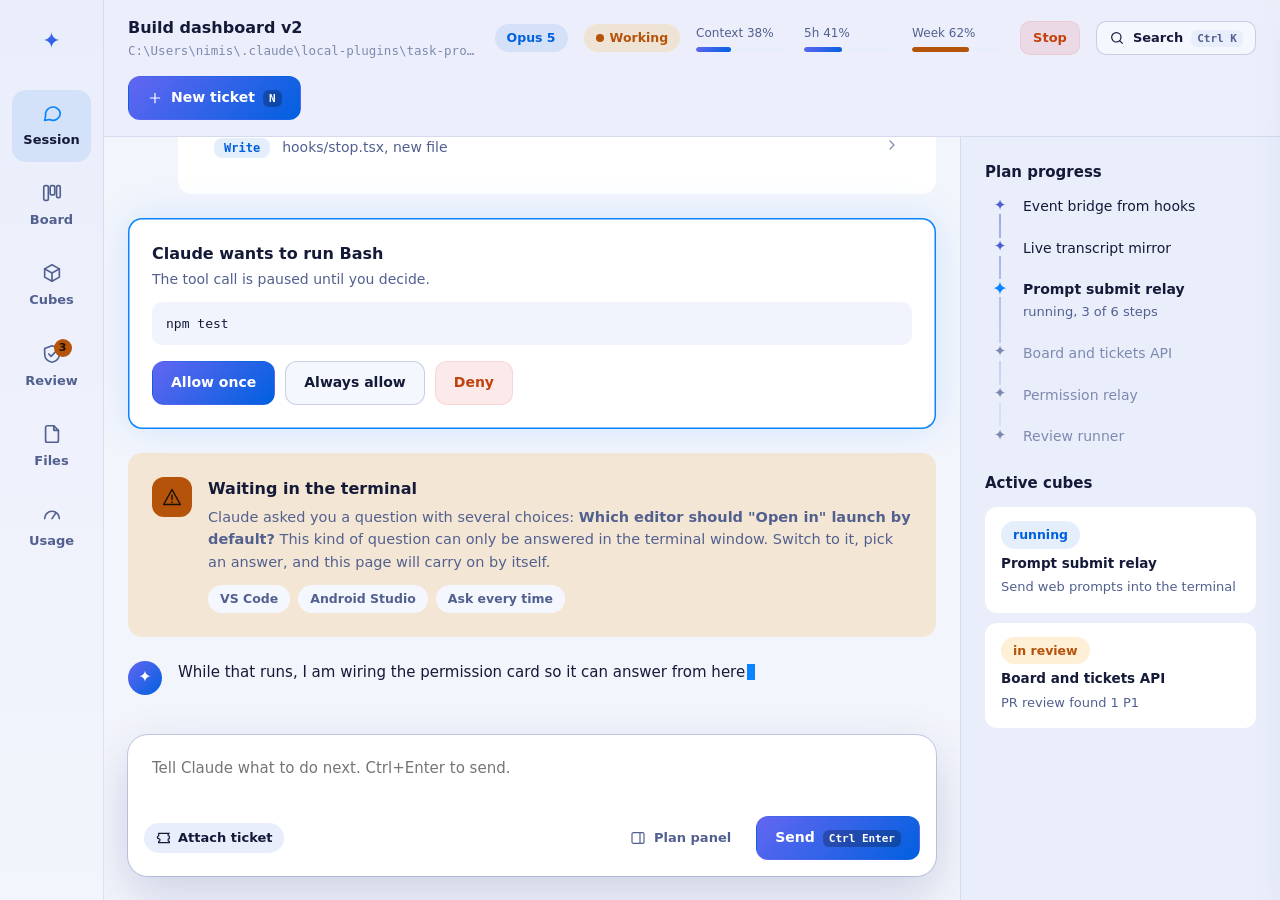
<file: docs/mockup/index.html>
<!doctype html>
<html lang="en">
<head>
<meta charset="utf-8">
<meta name="viewport" content="width=device-width, initial-scale=1">
<title>Task Progress v2 - mockup</title>
<style>
:root{
  --bg-0:#060914; --bg-1:#0B1230; --bg-2:#101A40;
  --surface:#0F1733; --surface-2:#141E42; --surface-3:#1A2552;
  --text:#E7EBFB; --muted:#98A4CC; --faint:#6A75A0;
  --line:rgba(165,180,252,.12); --line-2:rgba(165,180,252,.24);
  --star:#A5B4FC; --accent:#0A84FF; --cur:#0060DF; --shimmer:#7DD3FC;
  --warn:#F59E0B; --danger:#F87171; --ok:#5EEAB4;
  --warn-soft:rgba(245,158,11,.14); --danger-soft:rgba(248,113,113,.14); --ok-soft:rgba(94,234,180,.13); --accent-soft:rgba(10,132,255,.18);
  --grad:linear-gradient(135deg,#A5B4FC,#0A84FF);
  --shadow:0 18px 50px rgba(0,0,0,.45);
  --code:#0A1028;
  --s1:8px; --s2:12px; --s3:16px; --s4:24px; --s5:32px; --s6:48px;
  --r:14px; --r-sm:10px;
  --sans:"Segoe UI Variable Text","Segoe UI",system-ui,-apple-system,Roboto,sans-serif;
  --mono:"Cascadia Code","Cascadia Mono",ui-monospace,Consolas,monospace;
  --stars:.55;
}
@media (prefers-color-scheme:light){
  :root{
    --bg-0:#F3F5FC; --bg-1:#EAEEFB; --bg-2:#E1E7F8;
    --surface:#FFFFFF; --surface-2:#F5F7FE; --surface-3:#E9EEFC;
    --text:#141A38; --muted:#52608F; --faint:#7E89B0;
    --line:rgba(40,60,140,.11); --line-2:rgba(40,60,140,.22);
    --star:#4F5FD1; --accent:#0060DF; --shimmer:#0A84FF;
    --warn:#B45309; --danger:#C2410C; --ok:#047857;
    --warn-soft:rgba(245,158,11,.16); --danger-soft:rgba(220,38,38,.1); --ok-soft:rgba(5,150,105,.12); --accent-soft:rgba(0,96,223,.1);
    --grad:linear-gradient(135deg,#6366F1,#0060DF);
    --shadow:0 18px 50px rgba(30,45,110,.18);
    --code:#F1F4FD; --stars:0;
  }
}
*{box-sizing:border-box}
html,body{height:100%;margin:0}
body{font:15px/1.55 var(--sans);color:var(--text);background:var(--bg-0);overflow:hidden;-webkit-font-smoothing:antialiased}
body::before{content:"";position:fixed;inset:0;pointer-events:none;opacity:var(--stars);
  background-image:radial-gradient(1.2px 1.2px at 12% 18%,#A5B4FC,transparent),radial-gradient(1px 1px at 78% 12%,#7DD3FC,transparent),radial-gradient(1.4px 1.4px at 44% 64%,#A5B4FC,transparent),radial-gradient(1px 1px at 90% 72%,#fff,transparent),radial-gradient(1px 1px at 28% 88%,#7DD3FC,transparent),radial-gradient(1.2px 1.2px at 62% 36%,#fff,transparent);
  background-size:520px 460px}
button,input,select,textarea{font:inherit;color:inherit}
button{cursor:pointer}
:focus-visible{outline:2px solid var(--shimmer);outline-offset:2px;border-radius:8px}
h1,h2,h3,h4,p{margin:0}
.mono{font-family:var(--mono);font-size:.86em}
.muted{color:var(--muted)} .faint{color:var(--faint)}
.sr{position:absolute;left:-9999px}

/* shell */
.app{position:relative;display:grid;grid-template-columns:104px 1fr;height:100vh;height:100dvh}
.rail{display:flex;flex-direction:column;align-items:stretch;gap:var(--s1);padding:var(--s4) var(--s2);background:linear-gradient(180deg,var(--bg-1),var(--bg-0));border-right:1px solid var(--line)}
.logo{display:flex;align-items:center;justify-content:center;gap:6px;margin-bottom:var(--s4);font-weight:650;font-size:13px;color:var(--muted)}
.logo b{font-size:22px;background:var(--grad);-webkit-background-clip:text;background-clip:text;color:transparent}
.navb{display:flex;flex-direction:column;align-items:center;gap:6px;padding:12px 4px;border:0;border-radius:var(--r);background:transparent;color:var(--muted);font-size:13px;font-weight:550;transition:background .15s,color .15s}
.navb svg{width:22px;height:22px}
.navb:hover{background:var(--surface-2);color:var(--text)}
.navb.on{background:var(--accent-soft);color:var(--text)}
.navb.on svg{color:var(--shimmer)}
.navb .dotc{position:absolute;margin-left:22px;margin-top:-4px;min-width:18px;height:18px;border-radius:9px;background:var(--warn);color:#1a1200;font-size:11px;font-weight:700;display:grid;place-items:center;padding:0 5px}
.main{display:flex;flex-direction:column;min-width:0;min-height:0}
.top{display:flex;align-items:center;gap:var(--s3);padding:var(--s3) var(--s4);border-bottom:1px solid var(--line);background:color-mix(in srgb,var(--bg-1) 80%,transparent);backdrop-filter:blur(10px);flex-wrap:wrap}
.sess{min-width:0;flex:1 1 220px}
.sess b{display:block;font-size:16px;white-space:nowrap;overflow:hidden;text-overflow:ellipsis}
.sess span{font-size:12.5px;color:var(--faint);display:block;white-space:nowrap;overflow:hidden;text-overflow:ellipsis}
.chip{display:inline-flex;align-items:center;gap:6px;padding:4px 12px;border-radius:99px;background:var(--surface-2);font-size:12.5px;font-weight:600;color:var(--muted);white-space:nowrap}
.chip.ok{background:var(--ok-soft);color:var(--ok)} .chip.warn{background:var(--warn-soft);color:var(--warn)} .chip.bad{background:var(--danger-soft);color:var(--danger)} .chip.blue{background:var(--accent-soft);color:var(--shimmer)}
@media (prefers-color-scheme:light){.chip.blue{color:var(--accent)}}
.pulse{width:8px;height:8px;border-radius:50%;background:currentColor;animation:pl 1.6s infinite}
@keyframes pl{50%{opacity:.35}}
.meters{display:flex;gap:var(--s3)}
.mm{width:92px;font-size:12px;color:var(--muted)}
.mm i{display:block;height:5px;border-radius:3px;background:var(--surface-3);margin-top:5px;overflow:hidden}
.mm i u{display:block;height:100%;background:var(--grad);border-radius:3px}
.mm.hot i u{background:var(--warn)}
.btn{display:inline-flex;align-items:center;justify-content:center;gap:8px;padding:10px 18px;border-radius:12px;border:1px solid var(--line-2);background:var(--surface-2);font-weight:600;font-size:14px;transition:transform .12s,background .15s,border-color .15s;white-space:nowrap}
.btn:hover{background:var(--surface-3);border-color:var(--star)}
.btn:active{transform:translateY(1px)}
.btn svg{width:16px;height:16px}
.btn.pri{background:var(--grad);border-color:transparent;color:#fff}
.btn.pri:hover{filter:brightness(1.1)}
.btn.ghost{background:transparent;border-color:transparent;color:var(--muted)}
.btn.ghost:hover{background:var(--surface-2);color:var(--text)}
.btn.danger{color:var(--danger);border-color:var(--danger-soft);background:var(--danger-soft)}
.btn.sm{padding:6px 12px;font-size:13px;border-radius:10px}
kbd{font:600 11px var(--mono);padding:2px 6px;border-radius:6px;background:var(--surface-3);color:var(--muted)}
.screens{flex:1;min-height:0;position:relative}
.screen{display:none;position:absolute;inset:0;overflow:auto;padding:var(--s5)}
.screen.on{display:block}
#s-session.on{display:flex;padding:0}
.ph{display:flex;align-items:flex-end;gap:var(--s4);flex-wrap:wrap;margin-bottom:var(--s5)}
.ph h1{font-size:26px;letter-spacing:-.01em}
.ph p{color:var(--muted);margin-top:4px;max-width:60ch}
.ph .sp{flex:1}
.card{background:var(--surface);border-radius:var(--r);padding:var(--s4);box-shadow:0 1px 0 var(--line) inset,0 6px 24px rgba(0,0,0,.12)}
.sep{height:1px;background:var(--line);margin:var(--s3) 0}

/* session */
.chatcol{flex:1;display:flex;flex-direction:column;min-width:0}
.thread{flex:1;overflow:auto;padding:var(--s5) var(--s4) var(--s4)}
.thread>.in{max-width:820px;margin:0 auto;display:flex;flex-direction:column;gap:var(--s4)}
.ub{align-self:flex-end;max-width:78%;background:var(--grad);color:#fff;padding:14px 18px;border-radius:18px 18px 4px 18px}
.ub .qb{display:inline-block;margin-top:8px;font-size:12px;font-weight:600;background:rgba(0,0,0,.25);padding:2px 10px;border-radius:99px}
.cm{display:flex;gap:var(--s3)}
.av{flex:none;width:34px;height:34px;border-radius:50%;display:grid;place-items:center;font-weight:700;font-size:13px;background:var(--surface-3);color:var(--star)}
.av.c{background:var(--grad);color:#fff;font-size:16px}
.av.y{background:#33405f;color:#E7EBFB} .av.e{background:var(--ok-soft);color:var(--ok)}
.cm .body{flex:1;min-width:0}
.cm p{margin-bottom:10px} .cm p:last-child{margin-bottom:0}
.cm code,.md code{font:13px var(--mono);background:var(--surface-3);padding:1px 6px;border-radius:6px}
.cm ul{margin:6px 0 10px;padding-left:22px} .cm li{margin:3px 0}
.caret{display:inline-block;width:8px;height:1.05em;background:var(--shimmer);vertical-align:-3px;margin-left:2px;animation:bl 1s steps(2) infinite}
@keyframes bl{50%{opacity:0}}
details.tc{background:var(--surface);border-radius:12px;margin:2px 0}
details.tc>summary{list-style:none;display:flex;align-items:center;gap:var(--s2);padding:12px 16px;cursor:pointer;border-radius:12px}
details.tc>summary::-webkit-details-marker{display:none}
details.tc>summary:hover{background:var(--surface-2)}
details.tc .tool{font:600 12px var(--mono);padding:3px 10px;border-radius:8px;background:var(--accent-soft);color:var(--shimmer)}
@media (prefers-color-scheme:light){details.tc .tool{color:var(--accent)}}
details.tc .sum{flex:1;min-width:0;white-space:nowrap;overflow:hidden;text-overflow:ellipsis;color:var(--muted);font-size:14px}
details.tc .chev{transition:transform .15s;color:var(--faint)}
details[open]>summary .chev{transform:rotate(90deg)}
details.tc.err{box-shadow:inset 3px 0 0 var(--danger)}
details.tc.err .tool{background:var(--danger-soft);color:var(--danger)}
.io{padding:0 16px 16px}
.io pre{margin:8px 0 0;padding:14px;border-radius:10px;background:var(--code);font:12.5px/1.6 var(--mono);overflow:auto;max-height:220px;white-space:pre-wrap;word-break:break-word}
.io label{font-size:12.5px;color:var(--faint);font-weight:600}
.exec{background:var(--surface);border-radius:var(--r);overflow:hidden;box-shadow:inset 0 3px 0 var(--ok)}
.exec>summary{list-style:none;display:flex;align-items:center;gap:var(--s3);padding:18px 20px;cursor:pointer}
.exec>summary::-webkit-details-marker{display:none}
.exec .et{flex:1;min-width:0} .exec .et b{display:block} .exec .et span{font-size:13px;color:var(--muted)}
.exec .inner{padding:0 20px 20px;display:flex;flex-direction:column;gap:6px}
.ring{position:relative;width:52px;height:52px;flex:none}
.ring svg{transform:rotate(-90deg)} .ring b{position:absolute;inset:0;display:grid;place-items:center;font:600 11px var(--mono)}
.ask{background:var(--warn-soft);border-radius:var(--r);padding:var(--s4);display:flex;gap:var(--s3)}
.ask .ic{width:40px;height:40px;border-radius:12px;background:var(--warn);color:#1a1200;display:grid;place-items:center;flex:none}
.ask .ic svg{width:20px;height:20px}
.ask h4{font-size:16px;margin-bottom:4px}
.ask .opts{display:flex;gap:8px;flex-wrap:wrap;margin-top:12px}
.perm{background:var(--surface);border-radius:var(--r);padding:var(--s4);box-shadow:inset 0 0 0 1.5px var(--shimmer),0 0 40px rgba(10,132,255,.14)}
.perm h4{font-size:16px}
.perm pre{margin:12px 0 16px;padding:14px;border-radius:10px;background:var(--code);font:13px var(--mono)}
.perm .acts{display:flex;gap:10px;flex-wrap:wrap}
.perm.done{box-shadow:none;opacity:.7}
.composer{padding:var(--s3) var(--s4) var(--s4);background:linear-gradient(0deg,var(--bg-0) 70%,transparent)}
.composer .in{max-width:820px;margin:0 auto;background:var(--surface);border-radius:20px;padding:var(--s3);box-shadow:0 0 0 1px var(--line-2),var(--shadow)}
.composer textarea{width:100%;border:0;background:transparent;resize:none;min-height:56px;max-height:160px;outline:none;padding:6px 8px;font-size:15px}
.cbar{display:flex;align-items:center;gap:var(--s2);flex-wrap:wrap}
.cbar .sp{flex:1}
.tchip{display:inline-flex;gap:6px;align-items:center;padding:5px 12px;border-radius:99px;background:var(--surface-3);font-size:13px;font-weight:600;border:0}
.tchip svg{width:16px;height:16px}
.tchip:hover{background:var(--accent-soft)}
.panel{width:320px;flex:none;border-left:1px solid var(--line);overflow:auto;padding:var(--s4);background:var(--bg-1);display:flex;flex-direction:column;gap:var(--s4)}
.panel.off{display:none}
.panel h3{font-size:15px;margin-bottom:var(--s2)}
.track{position:relative;display:flex;flex-direction:column;gap:20px;padding-left:6px}
.track::before{content:"";position:absolute;left:14px;top:10px;bottom:10px;width:2px;background:linear-gradient(var(--star),var(--line));opacity:.5}
.tn{position:relative;display:flex;gap:14px;align-items:flex-start;font-size:14px}
.tn i{flex:none;width:18px;height:18px;display:grid;place-items:center;font-style:normal;font-size:15px;color:var(--star);background:var(--bg-1);z-index:1;line-height:1}
.tn.cur i{color:var(--shimmer);animation:pl 1.6s infinite;font-size:19px}
.tn.up i{color:var(--faint)}
.tn.up{color:var(--faint)}
.mini{display:flex;flex-direction:column;gap:10px}
.mc{background:var(--surface);padding:14px 16px;border-radius:12px;border:0;text-align:left;width:100%}
.mc:hover{background:var(--surface-2)}
.mc b{font-size:13.5px;display:block;margin:4px 0 2px}

/* board */
.filters{display:flex;gap:var(--s2);flex-wrap:wrap;align-items:center;margin-bottom:var(--s4)}
.field{padding:10px 14px;border-radius:12px;border:1px solid var(--line-2);background:var(--surface);outline:none}
.field:focus{border-color:var(--shimmer)}
textarea.field{width:100%;resize:vertical}
.cols{display:flex;gap:var(--s4);align-items:flex-start;overflow-x:auto;padding-bottom:var(--s4)}
.col{flex:0 0 292px;background:var(--bg-1);border-radius:var(--r);padding:var(--s3);min-height:200px;transition:background .15s}
.col.over{background:var(--accent-soft)}
.col h3{font-size:14px;display:flex;align-items:center;gap:8px;padding:4px 6px 14px;color:var(--muted)}
.col h3 em{font-style:normal;background:var(--surface-3);padding:0 9px;border-radius:99px;font-size:12px}
.tk{background:var(--surface);border-radius:12px;padding:16px;margin-bottom:12px;cursor:grab;display:flex;flex-direction:column;gap:12px;transition:transform .12s,box-shadow .15s;text-align:left;width:100%;border:0}
.tk:hover{transform:translateY(-2px);box-shadow:0 10px 26px rgba(0,0,0,.25)}
.tk .r1,.tk .r3{display:flex;align-items:center;gap:8px}
.tk .key{font:600 12px var(--mono);color:var(--muted)}
.tk .ti{font-weight:600;line-height:1.4;font-size:15px}
.tk .sp{flex:1}
.ty{width:22px;height:22px;border-radius:7px;display:grid;place-items:center}
.ty svg{width:13px;height:13px}
.ty.feature{background:var(--accent-soft);color:var(--shimmer)} .ty.bug{background:var(--danger-soft);color:var(--danger)} .ty.chore{background:var(--surface-3);color:var(--muted)}
.pr{font-size:12px;font-weight:600} .pr.high{color:var(--danger)} .pr.med{color:var(--warn)} .pr.low{color:var(--faint)}
.bar{height:5px;background:var(--surface-3);border-radius:3px;overflow:hidden;flex:1}
.bar u{display:block;height:100%;background:var(--grad)}
.meta{font-size:12.5px;color:var(--faint);display:flex;gap:10px;align-items:center}
.cid{font:600 11.5px var(--mono);padding:2px 8px;border-radius:6px;background:var(--surface-3);color:var(--star)}

/* overlays */
.scrim{position:fixed;inset:0;background:rgba(3,6,18,.62);display:none;z-index:50;backdrop-filter:blur(3px)}
.scrim.on{display:block}
.modal{position:fixed;left:50%;top:50%;transform:translate(-50%,-50%);width:min(640px,calc(100vw - 32px));max-height:calc(100dvh - 48px);overflow:auto;background:var(--surface);border-radius:20px;padding:var(--s5);z-index:60;box-shadow:var(--shadow);display:none}
.modal.on{display:block}
.modal h2{font-size:21px;margin-bottom:var(--s4)}
.fr{display:flex;flex-direction:column;gap:6px;margin-bottom:var(--s3)}
.fr label,.lab{font-size:13px;font-weight:600;color:var(--muted)}
.two{display:grid;grid-template-columns:1fr 1fr;gap:var(--s3)}
.mfoot{display:flex;gap:var(--s2);justify-content:flex-end;margin-top:var(--s4);flex-wrap:wrap}
.acl{display:flex;flex-direction:column;gap:8px}
.acl .row{display:flex;gap:8px;align-items:center}
.drawer{position:fixed;top:0;right:0;bottom:0;width:min(560px,100vw);background:var(--surface);z-index:60;padding:var(--s5);overflow:auto;box-shadow:var(--shadow);transform:translateX(105%);transition:transform .25s ease}
.drawer.on{transform:none}
.drawer h2{font-size:21px;line-height:1.3;margin:var(--s2) 0 var(--s4)}
.sec{margin-top:var(--s5)} .sec>h4{font-size:14px;color:var(--muted);margin-bottom:var(--s2)}
.ac{display:flex;gap:12px;align-items:flex-start;padding:8px 0}
.tick{flex:none;width:20px;height:20px;border-radius:6px;border:1.5px solid var(--line-2);display:grid;place-items:center;color:transparent;margin-top:2px}
.tick.y{background:var(--ok);border-color:var(--ok);color:#052}
.tick svg{width:12px;height:12px}
.tl{display:flex;flex-direction:column;gap:14px;border-left:2px solid var(--line);padding-left:18px;margin-left:6px}
.tl div{position:relative;font-size:14px} .tl div::before{content:"";position:absolute;left:-25px;top:7px;width:8px;height:8px;border-radius:50%;background:var(--star)}
.tl small{display:block;color:var(--faint);font-size:12px}
.fch{display:flex;gap:10px;align-items:center;padding:8px 0;font-size:13.5px}
.add{color:var(--ok)} .del{color:var(--danger)}
.pop{position:fixed;z-index:80;background:var(--surface-3);border-radius:14px;padding:6px;min-width:210px;box-shadow:var(--shadow);display:none}
.pop.on{display:block}
.pop button{display:flex;gap:10px;align-items:center;width:100%;text-align:left;padding:10px 14px;border:0;background:transparent;border-radius:10px;font-size:14px}
.pop button:hover,.pop button:focus-visible{background:var(--accent-soft)}
.pop button.dng{color:var(--danger)}
.toast{position:fixed;left:50%;bottom:28px;transform:translate(-50%,20px);background:var(--surface-3);padding:12px 20px;border-radius:99px;box-shadow:var(--shadow);opacity:0;pointer-events:none;transition:.25s;z-index:90;font-weight:600;font-size:14px;max-width:calc(100vw - 32px)}
.toast.on{opacity:1;transform:translate(-50%,0)}
.pal{position:fixed;left:50%;top:14vh;transform:translateX(-50%);width:min(580px,calc(100vw - 32px));background:var(--surface);border-radius:20px;z-index:70;box-shadow:var(--shadow);display:none;overflow:hidden}
.pal.on{display:block}
.pal input{width:100%;border:0;border-bottom:1px solid var(--line);background:transparent;padding:20px 24px;font-size:17px;outline:none}
.pal ul{list-style:none;margin:0;padding:8px;max-height:340px;overflow:auto}
.pal li button{width:100%;display:flex;gap:12px;align-items:center;padding:12px 16px;border:0;background:transparent;border-radius:10px;text-align:left}
.pal li button:hover,.pal li button.sel{background:var(--accent-soft)}
.pal li small{margin-left:auto;color:var(--faint)}

/* cubes */
.lanes{position:relative;display:flex;gap:72px;width:max-content;min-width:100%;padding-bottom:var(--s4)}
.lanes svg.deps{position:absolute;inset:0;width:100%;height:100%;pointer-events:none;overflow:visible}
.lane{position:relative;width:360px;display:flex;flex-direction:column;gap:var(--s4)}
.lane>h3{font-size:15px;color:var(--muted);display:flex;align-items:center;gap:8px}
.lane>h3 b{color:var(--star)}
.cube{position:relative;background:var(--surface);border-radius:var(--r);padding:var(--s4);padding-top:calc(var(--s4) + 6px);overflow:hidden;display:flex;flex-direction:column;gap:var(--s3);box-shadow:0 8px 28px rgba(0,0,0,.18);z-index:1}
.cube::before{content:"";position:absolute;left:0;right:0;top:0;height:6px;background:var(--bc,var(--faint))}
.cube.proposed{--bc:var(--faint)} .cube.approved{--bc:var(--star)} .cube.running{--bc:var(--cur)} .cube.review{--bc:var(--warn)} .cube.changes{--bc:var(--danger)} .cube.passed,.cube.done{--bc:var(--ok)}
.cube .h{display:flex;align-items:center;gap:var(--s2)}
.cube .h .sp{flex:1}
.cube h4{font-size:17px;line-height:1.35}
.cube .act{color:var(--muted);font-size:14px}
.dw{background:var(--surface-2);border-radius:10px;padding:12px 14px;font-size:13.5px}
.dw b{display:block;font-size:12px;color:var(--faint);margin-bottom:2px}
.flow{display:flex;flex-direction:column;gap:2px}
.fn{display:flex;gap:12px;padding:8px 0;position:relative}
.fn+.fn::before{content:"";position:absolute;left:5px;top:-10px;height:14px;width:2px;background:var(--line-2)}
.fn i{flex:none;width:12px;height:12px;border-radius:50%;margin-top:6px;background:var(--fc)}
.fn .l{min-width:0}
.fn code{font:12.5px var(--mono);word-break:break-all}
.fn code b{color:var(--fc);font-weight:600}
.fn .d{font-size:13px;color:var(--muted)}
.more{border:0;background:transparent;color:var(--shimmer);font-weight:600;font-size:13px;padding:6px 0;text-align:left}
@media (prefers-color-scheme:light){.more{color:var(--accent)}}
.life{display:flex;gap:4px;align-items:center}
.life i{flex:1;height:4px;border-radius:2px;background:var(--surface-3)}
.life i.on{background:var(--bc)}
.life i.now{background:var(--bc);box-shadow:0 0 8px var(--bc)}
.lifelab{display:flex;justify-content:space-between;font-size:11.5px;color:var(--faint);margin-top:4px}
.rev{display:flex;align-items:center;gap:10px;flex-wrap:wrap;padding:12px 14px;border-radius:10px;background:var(--surface-2)}
.sev{font:700 11.5px var(--mono);padding:2px 8px;border-radius:6px}
.sev.P0{background:var(--danger);color:#2a0606} .sev.P1{background:#FB923C;color:#2a1200} .sev.P2{background:var(--warn);color:#2a1a00} .sev.P3{background:var(--surface-3);color:var(--muted)}
.sevn{font-size:13px;color:var(--muted)}
.cact{display:flex;gap:var(--s2);align-items:center;flex-wrap:wrap}
.cact .sp{flex:1}
.dview .back{margin-bottom:var(--s4)}
.dgrid{display:grid;grid-template-columns:minmax(0,1.2fr) minmax(0,1fr);gap:var(--s4);align-items:start}
.fgroup{margin-bottom:var(--s4)}
.fgroup>.gh{font:600 13px var(--mono);margin-bottom:6px;display:flex;align-items:center;gap:8px;color:var(--fc)}
.fgroup>.gh::before{content:"";width:12px;height:12px;border-radius:4px;background:var(--fc)}
.thr{display:flex;flex-direction:column;gap:12px;margin-bottom:var(--s3)}
.bub{padding:12px 16px;border-radius:14px;background:var(--surface-2);font-size:14px;max-width:92%}
.bub.me{align-self:flex-end;background:var(--accent-soft)}

/* review */
.tabs{display:flex;gap:6px;margin-bottom:var(--s4);flex-wrap:wrap}
.tabs button{padding:10px 20px;border:0;border-radius:99px;background:transparent;color:var(--muted);font-weight:600}
.tabs button:hover{background:var(--surface-2)} .tabs button.on{background:var(--accent-soft);color:var(--text)}
.rgrid{display:grid;grid-template-columns:repeat(auto-fit,minmax(280px,1fr));gap:var(--s4)}
.rgrid .card h4{font-size:15px;margin-bottom:8px}
.rgrid .card p,.rgrid .card li{color:var(--muted);font-size:14.5px}
.rgrid ul{margin:0;padding-left:20px;display:flex;flex-direction:column;gap:6px}
.flowline{display:flex;flex-wrap:wrap;gap:8px;align-items:center;margin-top:8px}
.fnode{padding:6px 12px;border-radius:99px;background:var(--surface-3);font:12.5px var(--mono)}
.verdict{display:flex;align-items:center;gap:var(--s3);flex-wrap:wrap}
.vbig{font-weight:750;font-size:18px;padding:8px 18px;border-radius:12px}
.vbig.rc{background:var(--warn-soft);color:var(--warn)} .vbig.ap{background:var(--ok-soft);color:var(--ok)} .vbig.ni{background:var(--accent-soft);color:var(--shimmer)}
.finding{background:var(--surface);border-radius:var(--r);padding:var(--s4);margin-bottom:var(--s3);display:flex;flex-direction:column;gap:10px}
.finding .t{display:flex;gap:12px;align-items:center;flex-wrap:wrap}
.finding .t b{font-size:16px}
.flink{font:13px var(--mono);color:var(--shimmer);background:none;border:0;padding:0;text-decoration:underline;text-underline-offset:3px}
@media (prefers-color-scheme:light){.flink{color:var(--accent)}}
.diff{background:var(--code);border-radius:var(--r);overflow:hidden;margin-bottom:var(--s4)}
.dfh{display:flex;align-items:center;gap:var(--s2);padding:12px 16px;background:var(--surface-2);font:600 13px var(--mono);flex-wrap:wrap}
.dfh .sp{flex:1}
.dl{display:grid;grid-template-columns:48px 48px 1fr;font:12.5px/1.65 var(--mono);cursor:pointer}
.dl:hover{background:rgba(125,211,252,.07)}
.dl .n{color:var(--faint);text-align:right;padding-right:10px;user-select:none}
.dl .c{padding:0 12px;white-space:pre-wrap;word-break:break-all}
.dl.add{background:rgba(94,234,180,.1)} .dl.del{background:rgba(248,113,113,.1)}
.dl.add .c::before{content:"+ ";color:var(--ok)} .dl.del .c::before{content:"- ";color:var(--danger)} .dl.ctx .c::before{content:"  "}
.split{display:grid;grid-template-columns:1fr 1fr}
.split .dl{grid-template-columns:44px 1fr}
.split>div{min-width:0;overflow:hidden} .split>div+div{border-left:1px solid var(--line)}
.dscroll{overflow-x:auto}
.cmt{margin:6px 12px 10px 100px;padding:12px;border-radius:10px;background:var(--surface-3);font:14px var(--sans);display:flex;gap:8px;align-items:flex-start}
.cmt textarea{flex:1;min-height:44px}
.tk-s{color:#C084FC} .tk-t{color:#7DD3FC} .tk-c{color:var(--faint);font-style:italic} .tk-n{color:#FBBF24}
@media (prefers-color-scheme:light){.tk-s{color:#7E22CE}.tk-t{color:#0369A1}.tk-n{color:#B45309}}
.revbar{display:flex;gap:var(--s2);flex-wrap:wrap;justify-content:flex-end}
.q{background:var(--surface);border-radius:var(--r);padding:var(--s4);margin-bottom:var(--s4)}
.q h4{font-size:16px;margin-bottom:var(--s3);line-height:1.45}
.opt{display:flex;gap:12px;width:100%;text-align:left;padding:14px 16px;border-radius:12px;border:1.5px solid var(--line);background:transparent;margin-bottom:8px}
.opt:hover:not(:disabled){border-color:var(--star);background:var(--surface-2)}
.opt.right{border-color:var(--ok);background:var(--ok-soft)} .opt.wrong{border-color:var(--danger);background:var(--danger-soft)}
.opt b{font-family:var(--mono);color:var(--faint)}
.why{font-size:14px;color:var(--muted);margin-top:8px;display:none} .why.on{display:block}

/* files */
.fgrid{display:grid;grid-template-columns:340px minmax(0,1fr);gap:var(--s4);height:calc(100% - 100px);min-height:420px}
.tree{background:var(--surface);border-radius:var(--r);padding:var(--s3);overflow:auto}
.tree .fold{font-weight:600;font-size:13px;color:var(--muted);padding:12px 10px 6px;display:flex;gap:8px;align-items:center}
.fi{display:flex;align-items:center;gap:10px;width:100%;padding:10px 12px;border:0;background:transparent;border-radius:10px;text-align:left}
.fi:hover{background:var(--surface-2)} .fi.on{background:var(--accent-soft)}
.fi .nm{flex:1;min-width:0;font:13.5px var(--mono);overflow:hidden;text-overflow:ellipsis;white-space:nowrap}
.fi small{color:var(--faint);font-size:12px}
.badge{font-size:11px;font-weight:700;padding:1px 8px;border-radius:99px}
.badge.new{background:var(--ok-soft);color:var(--ok)} .badge.edit{background:var(--accent-soft);color:var(--shimmer)}
.prev{background:var(--surface);border-radius:var(--r);display:flex;flex-direction:column;min-height:0;overflow:hidden}
.prev .ph2{display:flex;align-items:center;gap:var(--s2);padding:var(--s3) var(--s4);flex-wrap:wrap}
.prev .ph2 .sp{flex:1}
.code{flex:1;overflow:auto;background:var(--code);padding:var(--s3) 0;font:13px/1.7 var(--mono)}
.code div{display:grid;grid-template-columns:56px 1fr}
.code .n{color:var(--faint);text-align:right;padding-right:14px;user-select:none}
.code .c{white-space:pre}

/* usage */
.ugrid{display:grid;grid-template-columns:repeat(auto-fit,minmax(300px,1fr));gap:var(--s4)}
.um{display:flex;gap:var(--s4);align-items:center}
.um .rg{position:relative;width:132px;height:132px;flex:none}
.um .rg svg{transform:rotate(-90deg)} .um .rg b{position:absolute;inset:0;display:grid;place-items:center;font-size:28px;letter-spacing:-.02em}
.um h3{font-size:16px;margin-bottom:6px}
.um .big{font-size:22px;font-weight:700}
.hint{margin-top:var(--s4);padding:var(--s3) var(--s4);border-radius:12px;background:var(--accent-soft);font-size:14.5px}
.stack{display:flex;height:12px;border-radius:6px;overflow:hidden;margin:14px 0 10px;gap:2px}
.stack i{display:block}
.leg{display:flex;gap:16px;flex-wrap:wrap;font-size:13px;color:var(--muted)}
.leg span::before{content:"";display:inline-block;width:10px;height:10px;border-radius:3px;background:var(--c);margin-right:6px}

/* responsive */
@media (max-width:900px){
  .panel{display:none}
  .dgrid,.fgrid{grid-template-columns:1fr} .fgrid{height:auto}
  .meters{display:none}
}
@media (max-width:760px){
  .app{grid-template-columns:1fr;grid-template-rows:1fr auto}
  .main{order:1} .rail{order:2;flex-direction:row;padding:6px;border-right:0;border-top:1px solid var(--line);justify-content:space-around;gap:0}
  .logo{display:none}
  .navb{flex:1;padding:8px 2px;font-size:11px;border-radius:12px} .navb svg{width:20px;height:20px}
  .navb .dotc{margin-left:14px}
  .screen{padding:var(--s3)}
  .top{padding:var(--s2) var(--s3);gap:var(--s2)}
  .sess span,.hidem{display:none}
  .two{grid-template-columns:1fr}
  .modal{padding:var(--s4)}
  .ub{max-width:92%}
  .cols{margin-right:calc(var(--s3) * -1)}
  .col{flex-basis:262px}
  .ph h1{font-size:22px}
  .um{flex-direction:column;align-items:flex-start}
  .tree{max-height:240px}
}
@media (prefers-reduced-motion:reduce){*{animation:none!important;transition:none!important}}
</style>
</head>
<body>
<div class="app">
  <nav class="rail" aria-label="Main">
    <div class="logo"><b>&#10022;</b></div>
    <button class="navb on" data-act="nav" data-arg="session"><span data-ic="chat"></span>Session</button>
    <button class="navb" data-act="nav" data-arg="board"><span data-ic="board"></span>Board</button>
    <button class="navb" data-act="nav" data-arg="cubes"><span data-ic="cube"></span>Cubes</button>
    <button class="navb" data-act="nav" data-arg="review"><span data-ic="shield"></span>Review<span class="dotc">3</span></button>
    <button class="navb" data-act="nav" data-arg="files"><span data-ic="file"></span>Files</button>
    <button class="navb" data-act="nav" data-arg="usage"><span data-ic="gauge"></span>Usage</button>
  </nav>
  <div class="main">
    <header class="top">
      <div class="sess"><b>Build dashboard v2</b><span class="mono">C:\Users\nimis\.claude\local-plugins\task-progress</span></div>
      <span class="chip blue hidem">Opus 5</span>
      <span class="chip warn" id="status"><i class="pulse"></i>Working</span>
      <div class="meters">
        <div class="mm">Context 38%<i><u style="width:38%"></u></i></div>
        <div class="mm">5h 41%<i><u style="width:41%"></u></i></div>
        <div class="mm hot">Week 62%<i><u style="width:62%"></u></i></div>
      </div>
      <button class="btn sm danger" data-act="stop">Stop</button>
      <button class="btn sm hidem" data-act="palette"><span data-ic="search"></span>Search <kbd>Ctrl K</kbd></button>
      <button class="btn pri" data-act="newTicket"><span data-ic="plus"></span>New ticket <kbd style="background:rgba(0,0,0,.25);color:#fff">N</kbd></button>
    </header>
    <div class="screens">

      <!-- SESSION -->
      <section class="screen on" id="s-session">
        <div class="chatcol">
          <div class="thread" id="thread"><div class="in" id="chat"></div></div>
          <div class="composer"><div class="in">
            <textarea id="msg" placeholder="Tell Claude what to do next. Ctrl+Enter to send." aria-label="Message"></textarea>
            <div class="cbar">
              <button class="tchip" data-act="attach"><span data-ic="ticket"></span><span id="attlab">Attach ticket</span></button>
              <span class="chip warn" id="qbadge" style="display:none">queued: runs when Claude is idle</span>
              <span class="sp"></span>
              <button class="btn ghost sm" data-act="togglePanel"><span data-ic="panel"></span>Plan panel</button>
              <button class="btn pri" data-act="send">Send <kbd style="background:rgba(0,0,0,.25);color:#fff">Ctrl Enter</kbd></button>
            </div>
          </div></div>
        </div>
        <aside class="panel" id="panel">
          <div><h3>Plan progress</h3>
            <div class="track">
              <div class="tn"><i>&#10022;</i>Event bridge from hooks</div>
              <div class="tn"><i>&#10022;</i>Live transcript mirror</div>
              <div class="tn cur"><i>&#10022;</i><span><b>Prompt submit relay</b><br><span class="muted" style="font-size:13px">running, 3 of 6 steps</span></span></div>
              <div class="tn up"><i>&#10022;</i>Board and tickets API</div>
              <div class="tn up"><i>&#10022;</i>Permission relay</div>
              <div class="tn up"><i>&#10022;</i>Review runner</div>
            </div>
          </div>
          <div><h3>Active cubes</h3>
            <div class="mini">
              <button class="mc" data-act="cubeOpen" data-arg="c3"><span class="chip blue">running</span><b>Prompt submit relay</b><span class="muted" style="font-size:13px">Send web prompts into the terminal</span></button>
              <button class="mc" data-act="cubeOpen" data-arg="c4"><span class="chip warn">in review</span><b>Board and tickets API</b><span class="muted" style="font-size:13px">PR review found 1 P1</span></button>
            </div>
          </div>
        </aside>
      </section>

      <!-- BOARD -->
      <section class="screen" id="s-board">
        <div class="ph"><div><h1>Board</h1><p>Every ticket you hand to Claude. Drag a card to change its stage.</p></div><span class="sp"></span>
          <button class="btn pri" data-act="newTicket"><span data-ic="plus"></span>New ticket</button></div>
        <div class="filters">
          <input class="field" id="fq" placeholder="Search tickets" aria-label="Search tickets" style="min-width:220px">
          <select class="field" id="fa" aria-label="Assignee"><option value="">Anyone</option><option value="claude">Claude</option><option value="you">You</option><option value="exec">Executor</option></select>
          <select class="field" id="fp" aria-label="Priority"><option value="">Any priority</option><option>high</option><option>med</option><option>low</option></select>
          <select class="field" id="ft" aria-label="Type"><option value="">Any type</option><option>feature</option><option>bug</option><option>chore</option></select>
        </div>
        <div class="cols" id="cols"></div>
      </section>

      <!-- CUBES -->
      <section class="screen" id="s-cubes">
        <div id="cubes-list">
          <div class="ph"><div><h1>Cubes</h1><p>Small steps Claude proposes. Approve one and it runs; a PR review checks it before it counts as done.</p></div><span class="sp"></span>
            <button class="btn" data-act="approveAll">Approve all proposed</button></div>
          <div style="overflow-x:auto;padding-bottom:8px"><div class="lanes" id="lanes"></div></div>
        </div>
        <div class="dview" id="cube-detail" style="display:none"></div>
      </section>

      <!-- REVIEW -->
      <section class="screen" id="s-review">
        <div class="ph"><div><h1>Review</h1><p>An architecture-aware review: first it explains the change, then it judges it, then it quizzes you.</p></div><span class="sp"></span>
          <select class="field" id="rscope" aria-label="Scope"><option>Cube c4: Board and tickets API</option><option>Ticket TP-12: Live ticket board</option><option>Whole branch: feature/dashboard-v2</option></select>
          <button class="btn pri" data-act="runReview"><span data-ic="shield"></span><span id="rrlab">Run PR review</span></button></div>
        <div class="verdict" style="margin-bottom:var(--s4)">
          <span class="vbig rc" id="vbig">REQUEST CHANGES</span>
          <span class="sev P1">P1</span><span class="sevn">1 finding</span><span class="sev P2">P2</span><span class="sevn">2</span><span class="sev P3">P3</span><span class="sevn">1</span>
          <span class="chip ok">Build passed</span><span class="chip ok">41 tests passed</span><span class="chip warn">1 flaky test</span>
        </div>
        <div class="tabs" role="tablist" id="rtabs">
          <button class="on" data-act="rtab" data-arg="u">Understanding</button><button data-act="rtab" data-arg="f">Findings</button><button data-act="rtab" data-arg="d">Diff</button><button data-act="rtab" data-arg="q">Quiz</button>
        </div>
        <div id="rbody"></div>
      </section>

      <!-- FILES -->
      <section class="screen" id="s-files">
        <div class="ph"><div><h1>Files</h1><p>Everything Claude created or changed in this session.</p></div></div>
        <div class="fgrid"><div class="tree" id="tree"></div><div class="prev" id="prev"></div></div>
      </section>

      <!-- USAGE -->
      <section class="screen" id="s-usage">
        <div class="ph"><div><h1>Usage</h1><p>How much room you have left, in plain terms.</p></div></div>
        <div class="ugrid" id="ugrid"></div>
        <div class="hint">You have used 62% of this week. It resets Monday at 09:00, in 3 days 4 hours. At today's pace you will finish the week at about 88%.</div>
      </section>
    </div>
  </div>
</div>

<div class="scrim" id="scrim" data-act="closeAll"></div>
<div class="modal" id="modal" role="dialog" aria-modal="true" aria-label="New ticket">
  <h2>New ticket</h2>
  <div class="fr"><label for="nt-title">Title</label><input class="field" id="nt-title" placeholder="What should be built or fixed?"></div>
  <div class="two">
    <div class="fr"><label for="nt-type">Type</label><select class="field" id="nt-type"><option>feature</option><option>bug</option><option>chore</option></select></div>
    <div class="fr"><label for="nt-pr">Priority</label><select class="field" id="nt-pr"><option>med</option><option>high</option><option>low</option></select></div>
  </div>
  <div class="fr"><label for="nt-desc">Description</label><textarea class="field" id="nt-desc" rows="3" placeholder="Give Claude the background"></textarea></div>
  <div class="fr"><span class="lab">Acceptance criteria</span><div class="acl" id="acl"></div><button class="btn ghost sm" style="align-self:flex-start" data-act="addAc">+ Add a check</button></div>
  <div class="two">
    <div class="fr"><label for="nt-files">Files or areas</label><input class="field" id="nt-files" placeholder="web/server.js, hooks/"></div>
    <div class="fr"><label for="nt-as">Assignee</label><select class="field" id="nt-as"><option value="claude">Claude</option><option value="you">You</option></select></div>
  </div>
  <div class="mfoot"><button class="btn ghost" data-act="closeAll">Cancel</button><button class="btn" data-act="createTicket" data-arg="plain">Create ticket</button><button class="btn pri" data-act="createTicket" data-arg="claude"><span data-ic="spark"></span>Create and assign to Claude</button></div>
</div>
<aside class="drawer" id="drawer" aria-label="Ticket detail"></aside>
<div class="pal" id="pal" role="dialog" aria-label="Command palette"><input id="palq" placeholder="Type a command or search tickets, cubes, files" aria-label="Command"><ul id="pall"></ul></div>
<div class="pop" id="pop"></div>
<div class="toast" id="toast" role="status"></div>

<script>
/* ---------- icons ---------- */
var P={chat:'<path d="M21 12a8 8 0 0 1-11.6 7.1L4 20l1-4.6A8 8 0 1 1 21 12z"/>',board:'<rect x="3" y="4" width="5" height="16" rx="1.5"/><rect x="10" y="4" width="5" height="10" rx="1.5"/><rect x="17" y="4" width="4" height="13" rx="1.5"/>',cube:'<path d="M12 3l8 4.5v9L12 21l-8-4.5v-9z"/><path d="M12 12l8-4.5M12 12v9M12 12L4 7.5"/>',shield:'<path d="M12 3l8 3v6c0 5-3.5 8-8 9-4.5-1-8-4-8-9V6z"/><path d="M8.5 12l2.5 2.5L16 9.5"/>',file:'<path d="M14 3H7a2 2 0 0 0-2 2v14a2 2 0 0 0 2 2h10a2 2 0 0 0 2-2V8z"/><path d="M14 3v5h5"/>',gauge:'<path d="M4 17a8 8 0 1 1 16 0"/><path d="M12 17l4-6"/>',plus:'<path d="M12 5v14M5 12h14"/>',search:'<circle cx="11" cy="11" r="7"/><path d="M20 20l-4-4"/>',ticket:'<path d="M4 8a2 2 0 0 0 0 4v0a2 2 0 0 1 0 4v2h16v-2a2 2 0 0 1 0-4V8a2 2 0 0 1 0-4H4z" transform="translate(0 1)"/>',panel:'<rect x="3" y="4" width="18" height="16" rx="2"/><path d="M15 4v16"/>',spark:'<path d="M12 3l2 6 6 2-6 2-2 6-2-6-6-2 6-2z"/>',chev:'<path d="M9 6l6 6-6 6"/>',feature:'<path d="M12 3l2.2 6.3L21 12l-6.8 2.7L12 21l-2.2-6.3L3 12l6.8-2.7z"/>',bug:'<circle cx="12" cy="13" r="5"/><path d="M12 8V4M7 13H3M21 13h-4M8 17l-3 3M16 17l3 3M8 9L5 6M16 9l3-3"/>',chore:'<circle cx="12" cy="12" r="3"/><path d="M12 3v3M12 18v3M3 12h3M18 12h3M5.6 5.6l2.1 2.1M16.3 16.3l2.1 2.1M18.4 5.6l-2.1 2.1M7.7 16.3l-2.1 2.1"/>',check:'<path d="M5 12.5l4.5 4.5L19 7.5"/>',ext:'<path d="M14 4h6v6M20 4l-9 9M18 14v5a1 1 0 0 1-1 1H5a1 1 0 0 1-1-1V7a1 1 0 0 1 1-1h5"/>',dots:'<circle cx="5" cy="12" r="1.6"/><circle cx="12" cy="12" r="1.6"/><circle cx="19" cy="12" r="1.6"/>',warn:'<path d="M12 3l10 18H2z"/><path d="M12 10v5M12 18v.5"/>'};
function ic(n,s){return '<svg viewBox="0 0 24 24" fill="none" stroke="currentColor" stroke-width="1.8" stroke-linecap="round" stroke-linejoin="round" '+(s?'width="'+s+'" height="'+s+'"':'')+'>'+P[n]+'</svg>'}
function hydrate(root){(root||document).querySelectorAll('[data-ic]').forEach(function(e){if(!e.firstChild)e.innerHTML=ic(e.dataset.ic);e.style.display='inline-flex'})}
function esc(s){return String(s).replace(/&/g,'&amp;').replace(/</g,'&lt;').replace(/>/g,'&gt;')}
function $(s,r){return (r||document).querySelector(s)}
var FC=['#7DD3FC','#C4B5FD','#5EEAB4','#FBBF24','#F9A8D4','#FB923C'];
var fileColors={};function fcol(f){if(!fileColors[f])fileColors[f]=FC[Object.keys(fileColors).length%FC.length];return fileColors[f]}

/* ---------- data ---------- */
var STATES=['proposed','approved','running','in review','passed','done'];
var SLAB={proposed:'Proposed',approved:'Approved',running:'Running',review:'In review',changes:'Changes requested',passed:'Review passed',done:'Done'};
var CUBES=[
{id:'c1',lane:0,title:'Event bridge from hooks',action:'Hooks write every prompt, tool call and stop into one local event log.',min:6,st:'done',dw:'tail of events.jsonl shows a line for each hook within 1 second',after:[],flow:[
 {f:'hooks/register.tsx',fn:'onToolUse()',does:'Catches each tool call as it happens',calls:'hooks/events.tsx'},{f:'hooks/events.tsx',fn:'append()',does:'Writes one JSON line to the event log',calls:''}]},
{id:'c2',lane:0,title:'Live transcript mirror',action:'Stream the conversation into the web page as it grows.',min:8,st:'done',dw:'a new Claude reply shows in the browser in under 2 seconds',after:[],flow:[
 {f:'web/server.js',fn:'watchTranscript()',does:'Watches the session file for new lines',calls:'web/parse.js'},{f:'web/parse.js',fn:'toBubbles()',does:'Turns raw lines into chat bubbles and tool cards',calls:'web/server.js'},{f:'web/server.js',fn:'pushSse()',does:'Sends each bubble to open browsers',calls:''}]},
{id:'c3',lane:1,title:'Prompt submit relay',action:'Send a message typed in the web composer into the running terminal session.',min:10,st:'running',dw:'a prompt typed in the browser appears in the terminal and Claude answers it',after:['c1','c2'],flow:[
 {f:'hooks/register.tsx',fn:'onPromptSubmit()',does:'Catches the prompt before Claude sees it',calls:'hooks/dashboard.tsx'},
 {f:'hooks/dashboard.tsx',fn:'onPromptSubmit()',does:'Posts the prompt to the local bridge',calls:'web/server.js'},
 {f:'web/server.js',fn:'handlePrompt()',does:'Queues it, and marks it queued if Claude is busy',calls:'web/queue.js'},
 {f:'web/queue.js',fn:'enqueue()',does:'Stores the prompt in order',calls:''},
 {f:'web/queue.js',fn:'drainWhenIdle()',does:'Waits until Claude stops, then releases the next prompt',calls:'hooks/stop.tsx'},
 {f:'hooks/stop.tsx',fn:'onStop()',does:'Marks Claude idle and triggers the drain',calls:''}]},
{id:'c4',lane:1,title:'Board and tickets API',action:'Create, move and assign tickets; store them next to the session.',min:9,st:'review',dw:'a ticket created in the page survives a server restart',after:['c1'],flow:[
 {f:'web/server.js',fn:'POST /api/tickets',does:'Validates and saves a new ticket',calls:'web/tickets.js'},{f:'web/tickets.js',fn:'save()',does:'Writes tickets.json atomically',calls:''},{f:'web/tickets.js',fn:'move()',does:'Changes a ticket stage and logs it',calls:''}],
 rev:{verdict:'REQUEST CHANGES',p:[0,1,2,1]}},
{id:'c5',lane:2,title:'Permission relay',action:'Show Claude\'s permission questions in the page and answer them from there.',min:8,st:'approved',dw:'clicking Allow once lets the paused tool call continue',after:['c3'],flow:[
 {f:'hooks/permission.tsx',fn:'onPermissionRequest()',does:'Holds the tool call and asks the bridge',calls:'web/server.js'},{f:'web/server.js',fn:'awaitDecision()',does:'Waits for a click in the browser',calls:'hooks/permission.tsx'}]},
{id:'c6',lane:2,title:'Review runner',action:'Run the pr-reviewer skill on a cube, ticket or branch and show the report.',min:10,st:'proposed',dw:'Run PR review returns understanding, findings and quiz for c4',after:['c4'],flow:[
 {f:'web/server.js',fn:'POST /api/review',does:'Starts a review job for the chosen scope',calls:'web/review.js'},{f:'web/review.js',fn:'runSkill()',does:'Calls the pr-reviewer skill in a side session',calls:'web/review.js'},{f:'web/review.js',fn:'parseReport()',does:'Splits the report into tabs',calls:''},{f:'web/server.js',fn:'pushSse()',does:'Sends the finished report to the page',calls:''}]},
{id:'c7',lane:2,title:'Files and Open in',action:'List changed files and open them in the editor you pick.',min:7,st:'proposed',dw:'Open in VS Code launches the file at the right line',after:['c2'],flow:[
 {f:'web/files.js',fn:'listChanged()',does:'Collects files Claude touched this session',calls:''},{f:'web/server.js',fn:'POST /api/open',does:'Runs the editor command for a path',calls:''}]}
];
var LANES=['Plumbing','Control','Screens'];
var TICKETS=[
{key:'TP-9',type:'feature',title:'Show the whole conversation in the browser',prio:'high',as:'claude',st:'done',cubes:['c2'],files:4,pr:[4,4],desc:'Mirror the terminal chat, including tool calls, so the page is the main place to work.',ac:[['Chat shows user and Claude messages',1],['Tool calls fold open',1],['Executor runs are grouped',1]],act:['Claude finished c2','You approved c2'],ch:[['web/parse.js',88,12],['web/server.js',41,9]]},
{key:'TP-10',type:'chore',title:'Move the styles into one night-sky token file',prio:'low',as:'you',st:'backlog',cubes:[],files:2,pr:[0,1],desc:'Colours and spacing live in one place.',ac:[['One tokens file',0],['No hard-coded hex left',0]],act:['You created this ticket'],ch:[]},
{key:'TP-11',type:'bug',title:'Context meter shows 0% after a resume',prio:'med',as:'claude',st:'todo',cubes:[],files:1,pr:[0,3],desc:'After resuming a session the context meter starts at zero instead of the real value.',ac:[['Meter matches the terminal after resume',0]],act:['Claude read statusline.js'],ch:[]},
{key:'TP-12',type:'feature',title:'Live ticket board',prio:'high',as:'claude',st:'review',cubes:['c4'],files:5,pr:[3,4],desc:'A Jira-like board where tickets are assigned to Claude and move on their own as work completes.',ac:[['Create a ticket from the page',1],['Drag a ticket between stages',1],['Survives a server restart',1],['Ticket links to its cubes',0]],act:['Claude opened a PR review','Claude finished c4','You assigned this to Claude'],ch:[['web/tickets.js',112,0],['web/server.js',38,6],['web/board.js',64,3]]},
{key:'TP-13',type:'feature',title:'Send prompts from the page into the terminal',prio:'high',as:'exec',st:'progress',cubes:['c3'],files:6,pr:[3,6],desc:'Typing in the composer should run in the terminal session, queued if Claude is busy.',ac:[['Prompt reaches the terminal',1],['Queued state is visible',1],['Ctrl+Enter sends',0]],act:['Executor started c3','Claude proposed c3'],ch:[['hooks/dashboard.tsx',54,2],['web/queue.js',71,0]]},
{key:'TP-14',type:'feature',title:'Answer permission questions in the page',prio:'med',as:'claude',st:'todo',cubes:['c5'],files:3,pr:[0,2],desc:'Allow once, always allow or deny, without switching to the terminal.',ac:[['Card appears when Claude asks',0],['Choice reaches the terminal',0]],act:['You approved c5'],ch:[]},
{key:'TP-15',type:'feature',title:'PR review inside the page',prio:'med',as:'claude',st:'backlog',cubes:['c6'],files:4,pr:[0,3],desc:'Run the pr-reviewer skill and read the report, diff and quiz in the page.',ac:[['Report in four tabs',0],['Send a fix back to Claude',0]],act:['Claude proposed c6'],ch:[]},
{key:'TP-16',type:'bug',title:'Stop button does not clear a queued prompt',prio:'high',as:'you',st:'backlog',cubes:[],files:1,pr:[0,1],desc:'Stopping Claude leaves queued messages behind.',ac:[['Stop clears the queue',0]],act:['You created this ticket'],ch:[]},
{key:'TP-17',type:'chore',title:'Usage page wording pass',prio:'low',as:'exec',st:'done',cubes:[],files:1,pr:[2,2],desc:'Plain language for every meter.',ac:[['No jargon',1],['Reset time shown',1]],act:['Executor finished'],ch:[['web/usage.js',20,14]]}
];
var BCOLS=[['backlog','Backlog'],['todo','To do'],['progress','In progress'],['review','In review'],['done','Done']];
var FILES=[
 {p:'hooks/register.tsx',st:'edit',t:'2 min ago',code:'import { onToolUse } from "./events"\nimport { onPromptSubmit } from "./dashboard"\n\nexport default function register(api) {\n  api.hook("PromptSubmit", onPromptSubmit)\n  api.hook("ToolUse", onToolUse)\n  api.hook("Stop", onStop)\n}\n'},
 {p:'hooks/dashboard.tsx',st:'new',t:'6 min ago',code:'const BRIDGE = "http://localhost:4577"\n\nexport async function onPromptSubmit(prompt) {\n  // web prompts are tagged so we do not echo them twice\n  const res = await fetch(BRIDGE + "/api/prompt", {\n    method: "POST",\n    body: JSON.stringify({ prompt }),\n  })\n  return res.ok\n}\n'},
 {p:'hooks/stop.tsx',st:'new',t:'9 min ago',code:'export function onStop() {\n  fetch(BRIDGE + "/api/idle", { method: "POST" })\n}\n'},
 {p:'web/server.js',st:'edit',t:'1 min ago',code:'app.post("/api/prompt", (req, res) => {\n  const item = queue.enqueue(req.body.prompt)\n  res.json({ queued: busy, id: item.id })\n})\n\napp.post("/api/idle", () => {\n  busy = false\n  queue.drainWhenIdle()\n})\n'},
 {p:'web/queue.js',st:'new',t:'4 min ago',code:'const q = []\n\nexport function enqueue(text) {\n  const item = { id: Date.now(), text }\n  q.push(item)\n  return item\n}\n\nexport function drainWhenIdle() {\n  const next = q.shift()\n  if (next) inject(next.text)\n}\n'},
 {p:'web/tickets.js',st:'new',t:'12 min ago',code:'import fs from "fs"\n\nexport function save(list) {\n  const tmp = FILE + ".tmp"\n  fs.writeFileSync(tmp, JSON.stringify(list, null, 2))\n  fs.renameSync(tmp, FILE)\n}\n'},
 {p:'docs/mockup/index.html',st:'new',t:'just now',code:'<!doctype html>\n<title>Task Progress v2 - mockup</title>\n<!-- this very file -->\n'}
];
var DIFF=[
 {f:'web/queue.js',L:[[' ',1,1,'const q = []'],[' ',2,2,''],['-',3,'','export function enqueue(text) {'],['-',4,'','  q.push(text)'],['+','',3,'export function enqueue(text) {'],['+','',4,'  const item = { id: Date.now(), text }'],['+','',5,'  q.push(item)'],['+','',6,'  return item'],[' ',5,7,'}'],[' ',6,8,''],[' ',7,9,'export function drainWhenIdle() {'],['-',8,'','  inject(q.shift())'],['+','',10,'  const next = q.shift()'],['+','',11,'  if (next) inject(next.text)'],[' ',9,12,'}']]},
 {f:'web/tickets.js',L:[[' ',10,10,'export function save(list) {'],['-',11,'','  fs.writeFileSync(FILE, JSON.stringify(list))'],['+','',11,'  const tmp = FILE + ".tmp"'],['+','',12,'  fs.writeFileSync(tmp, JSON.stringify(list, null, 2))'],['+','',13,'  fs.renameSync(tmp, FILE)'],[' ',12,14,'}']]}
];
var FINDINGS=[
 {sev:'P1',t:'Ticket file is overwritten by two writers at once',f:'web/tickets.js',l:12,why:'move() and save() both read the whole list, change it and write it back. Two quick drags can lose one change. Verified by running two moves in parallel: one was dropped.',fix:'Serialise writes through one queue.'},
 {sev:'P2',t:'Empty prompt is queued',f:'web/queue.js',l:5,why:'enqueue() accepts an empty string, so Claude gets a blank message.',fix:'Reject empty text.'},
 {sev:'P2',t:'No error shown when the bridge is down',f:'hooks/dashboard.tsx',l:6,why:'fetch failure is swallowed; the page shows Sent even if nothing arrived.',fix:'Return the error to the page.'},
 {sev:'P3',t:'Magic port number repeated',f:'hooks/dashboard.tsx',l:1,why:'4577 appears in three files.',fix:'Read it from one constant.'}
];
var QUIZ=[
 {q:'A prompt is typed in the page while Claude is working. What happens to it?',o:['It is sent straight into the terminal','It is queued and released when the Stop hook fires','It is dropped','It waits for you to press Enter in the terminal'],a:1,w:'enqueue() stores it and drainWhenIdle() runs on onStop().'},
 {q:'Which file turns raw transcript lines into chat bubbles?',o:['web/queue.js','hooks/stop.tsx','web/parse.js','web/tickets.js'],a:2,w:'toBubbles() in web/parse.js.'},
 {q:'Why does save() now write to a temporary file first?',o:['To make saves faster','So a crash mid-write cannot leave a half-written tickets.json','To keep two copies forever','Because Windows needs it'],a:1,w:'The rename is atomic, so the file is always complete.'}
];
var USAGE_TURNS=[3,5,4,9,6,12,8,5,14,10,7,16,11,9,18,13,8,6,12,15];

/* ---------- ring helper ---------- */
function ring(p,col,sz,sw){sz=sz||132;sw=sw||12;var r=(sz-sw)/2,c=2*Math.PI*r;return '<svg width="'+sz+'" height="'+sz+'"><circle cx="'+sz/2+'" cy="'+sz/2+'" r="'+r+'" fill="none" stroke="var(--surface-3)" stroke-width="'+sw+'"/><circle cx="'+sz/2+'" cy="'+sz/2+'" r="'+r+'" fill="none" stroke="'+col+'" stroke-width="'+sw+'" stroke-linecap="round" stroke-dasharray="'+(c*p/100)+' '+c+'"/></svg>'}

/* ---------- toast, pop ---------- */
var tt;function toast(m){var t=$('#toast');t.textContent=m;t.classList.add('on');clearTimeout(tt);tt=setTimeout(function(){t.classList.remove('on')},2400)}
function showPop(btn,items){var p=$('#pop');p.innerHTML=items.map(function(i){return '<button class="'+(i.d?'dng':'')+'" data-act="popPick" data-arg="'+esc(i.l)+'">'+(i.i?ic(i.i,16):'')+esc(i.l)+'</button>'}).join('');var r=btn.getBoundingClientRect();p.classList.add('on');var w=p.offsetWidth,h=p.offsetHeight;p.style.left=Math.max(8,Math.min(innerWidth-w-8,r.right-w))+'px';p.style.top=(r.bottom+h+8>innerHeight?r.top-h-6:r.bottom+6)+'px';var f=p.querySelector('button');if(f)f.focus()}
function hidePop(){$('#pop').classList.remove('on')}
function openIn(btn,path){btn.dataset.path=path;showPop(btn,[{l:'Open in VS Code',i:'ext'},{l:'Open in Android Studio',i:'ext'},{l:'View here',i:'file'}]);$('#pop').dataset.path=path}
function openInBtn(path){return '<button class="btn sm" data-act="openIn" data-arg="'+esc(path)+'">Open in <span style="opacity:.7">&#9662;</span></button>'}

/* ---------- SESSION ---------- */
var chatEl=$('#chat');
function ring2(secs,total){var p=secs/total*100;return '<span class="ring">'+ring(p,'var(--ok)',52,5)+'<b class="cd" data-s="'+secs+'">'+fmt(secs)+'</b></span>'}
function fmt(s){return Math.floor(s/60)+':'+String(s%60).padStart(2,'0')}
function tool(name,sum,inp,out,err){return '<details class="tc'+(err?' err':'')+'"><summary><span class="tool">'+name+'</span><span class="sum">'+esc(sum)+'</span><span class="chev">'+ic('chev',16)+'</span></summary><div class="io"><label>Input</label><pre>'+esc(inp)+'</pre><label style="display:block;margin-top:12px">'+(err?'Error':'Output')+'</label><pre>'+esc(out)+'</pre></div></details>'}
function claude(h){return '<div class="cm"><div class="av c">&#10022;</div><div class="body">'+h+'</div></div>'}
chatEl.innerHTML=
 '<div class="ub">Make the dashboard the main place I work. Start with sending prompts from the page into the terminal.<span class="qb">Ticket TP-13</span></div>'+
 claude('<p>Good plan. I will split it into <b>six cubes</b>, and the first two are already done. Here is what I am doing now:</p><ul><li>Catch the prompt in <code>hooks/register.tsx</code></li><li>Queue it in the bridge if I am busy</li><li>Release it when the <code>Stop</code> hook fires</li></ul>')+
 '<div class="cm"><div class="av c" style="visibility:hidden"></div><div class="body">'+
 tool('Read','web/server.js (lines 1-120)','{ "file_path": "web/server.js", "limit": 120 }','const express = require("express")\nconst app = express()\n... 120 lines')+
 tool('Grep','onPromptSubmit in hooks/','{ "pattern": "onPromptSubmit", "path": "hooks" }','hooks/register.tsx:18\nhooks/dashboard.tsx:4')+
 tool('Bash','npm test (failed, 2 tests)','{ "command": "npm test" }','FAIL web/queue.test.js\n  x enqueue keeps order (14 ms)\n    Expected: [1,2]\n    Received: [2,1]\n\nTests: 2 failed, 39 passed',true)+
 '</div></div>'+
 claude('<p>Two tests fail because <code>enqueue()</code> pushed to the front. I handed the fix to an executor so I can keep planning.</p>')+
 '<div class="cm"><div class="av e">&#10022;</div><div class="body"><details class="exec" open><summary>'+ring2(252,420)+'<div class="et"><b>Executor, cube c3: Prompt submit relay</b><span>Sonnet, step 3 of 6, budget 7:00</span></div><span class="chip blue"><i class="pulse"></i>Running</span></summary><div class="inner">'+
 tool('Edit','web/queue.js, 6 lines changed','{ "file_path": "web/queue.js" }','Edited successfully')+
 tool('Bash','node --test web/queue.test.js','{ "command": "node --test web/queue.test.js" }','tests 3, pass 3')+
 tool('Write','hooks/stop.tsx, new file','{ "file_path": "hooks/stop.tsx" }','Created')+
 '</div></details></div></div>'+
 '<div class="perm" id="permcard"><h4>Claude wants to run Bash</h4><p class="muted" style="font-size:14px;margin-top:2px">The tool call is paused until you decide.</p><pre>npm test</pre><div class="acts"><button class="btn pri" data-act="perm" data-arg="Allowed once">Allow once</button><button class="btn" data-act="perm" data-arg="Always allowed">Always allow</button><button class="btn danger" data-act="perm" data-arg="Denied">Deny</button></div></div>'+
 '<div class="ask"><div class="ic">'+ic('warn')+'</div><div><h4>Waiting in the terminal</h4><p class="muted" style="font-size:14.5px">Claude asked you a question with several choices: <b>Which editor should "Open in" launch by default?</b> This kind of question can only be answered in the terminal window. Switch to it, pick an answer, and this page will carry on by itself.</p><div class="opts"><span class="chip">VS Code</span><span class="chip">Android Studio</span><span class="chip">Ask every time</span></div></div></div>'+
 claude('<p>While that runs, I am wiring the permission card so it can answer from here<span class="caret"></span></p>');
function bubbleUser(t,queued){var d=document.createElement('div');d.className='ub';d.innerHTML=esc(t)+(queued?'<br><span class="qb">queued: runs when Claude is idle</span>':'');chatEl.appendChild(d);scrollChat();return d}
function scrollChat(){var t=$('#thread');t.scrollTop=t.scrollHeight}
var cdT=setInterval(function(){document.querySelectorAll('.cd').forEach(function(e){var s=Math.max(0,+e.dataset.s-1);e.dataset.s=s;e.textContent=fmt(s)})},1000);

/* ---------- BOARD ---------- */
var drag=null;
function tk(t){var pr=t.pr;var av={claude:['c','&#10022;'],you:['y','Y'],exec:['e','E']}[t.as];
 return '<div class="tk" draggable="true" tabindex="0" role="button" data-act="openTicket" data-arg="'+t.key+'" data-key="'+t.key+'"><div class="r1"><span class="ty '+t.type+'" title="'+t.type+'">'+ic(t.type)+'</span><span class="key">'+t.key+'</span><span class="sp"></span><span class="pr '+t.prio+'">'+{high:'High',med:'Medium',low:'Low'}[t.prio]+'</span></div><div class="ti">'+esc(t.title)+'</div><div class="r3"><div class="bar"><u style="width:'+(pr[1]?pr[0]/pr[1]*100:0)+'%"></u></div><span class="meta">'+pr[0]+'/'+pr[1]+'</span></div><div class="r3"><span class="av '+av[0]+'" style="width:26px;height:26px;font-size:12px" title="'+t.as+'">'+av[1]+'</span>'+t.cubes.map(function(c){return '<span class="cid">'+c+'</span>'}).join('')+'<span class="sp"></span><span class="meta">'+ic('file',14)+t.files+'</span></div></div>'}
function renderBoard(){var q=$('#fq').value.toLowerCase(),a=$('#fa').value,p=$('#fp').value,ty=$('#ft').value;
 var list=TICKETS.filter(function(t){return (!q||(t.title+t.key).toLowerCase().indexOf(q)>-1)&&(!a||t.as===a)&&(!p||t.prio===p)&&(!ty||t.type===ty)});
 $('#cols').innerHTML=BCOLS.map(function(c){var l=list.filter(function(t){return t.st===c[0]});return '<div class="col" data-col="'+c[0]+'"><h3>'+c[1]+'<em>'+l.length+'</em></h3>'+l.map(tk).join('')+'</div>'}).join('');}
['fq','fa','fp','ft'].forEach(function(i){$('#'+i).addEventListener('input',renderBoard)});
document.addEventListener('dragstart',function(e){var c=e.target.closest&&e.target.closest('.tk');if(c){drag=c.dataset.key;try{e.dataTransfer.setData('text/plain',drag)}catch(_){}}});
document.addEventListener('dragover',function(e){var c=e.target.closest&&e.target.closest('.col');if(c&&drag){e.preventDefault();document.querySelectorAll('.col.over').forEach(function(x){x.classList.remove('over')});c.classList.add('over')}});
document.addEventListener('drop',function(e){var c=e.target.closest&&e.target.closest('.col');if(c&&drag){e.preventDefault();moveTicket(drag,c.dataset.col);drag=null}});
document.addEventListener('dragend',function(){drag=null;document.querySelectorAll('.col.over').forEach(function(x){x.classList.remove('over')})});
function moveTicket(k,st){var t=TICKETS.find(function(x){return x.key===k});if(!t||t.st===st)return;t.st=st;t.act.unshift('You moved this to '+BCOLS.find(function(c){return c[0]===st})[1]);renderBoard();toast(k+' moved to '+BCOLS.find(function(c){return c[0]===st})[1])}
var openKey=null;
function openTicket(k){openKey=k;var t=TICKETS.find(function(x){return x.key===k});
 $('#drawer').innerHTML='<div style="display:flex;align-items:center;gap:10px"><span class="ty '+t.type+'">'+ic(t.type)+'</span><span class="key mono muted">'+t.key+'</span><span class="pr '+t.prio+'" style="margin-left:auto">'+{high:'High',med:'Medium',low:'Low'}[t.prio]+' priority</span><button class="btn ghost sm" data-act="closeAll" aria-label="Close">Close</button></div><h2>'+esc(t.title)+'</h2>'+
 '<div class="two"><div class="fr"><label for="dst">Status</label><select class="field" id="dst" data-chg="status">'+BCOLS.map(function(c){return '<option value="'+c[0]+'"'+(c[0]===t.st?' selected':'')+'>'+c[1]+'</option>'}).join('')+'</select></div><div class="fr"><label>Assignee</label><div class="field" style="display:flex;gap:8px;align-items:center"><span class="av '+({claude:'c',you:'y',exec:'e'}[t.as])+'" style="width:24px;height:24px;font-size:11px">'+({claude:'&#10022;',you:'Y',exec:'E'}[t.as])+'</span>'+({claude:'Claude',you:'You',exec:'Executor'}[t.as])+'</div></div></div>'+
 '<div class="sec"><h4>Description</h4><p>'+esc(t.desc)+'</p></div>'+
 '<div class="sec"><h4>Acceptance criteria</h4>'+t.ac.map(function(a){return '<div class="ac"><span class="tick '+(a[1]?'y':'')+'">'+ic('check')+'</span><span>'+esc(a[0])+'</span></div>'}).join('')+'</div>'+
 '<div class="sec"><h4>Linked cubes</h4>'+(t.cubes.length?t.cubes.map(function(c){var cb=CUBES.find(function(x){return x.id===c});return '<button class="mc" style="margin-bottom:8px" data-act="cubeOpen" data-arg="'+c+'"><span class="cid">'+c+'</span> <span class="chip">'+SLAB[cb.st]+'</span><b>'+esc(cb.title)+'</b></button>'}).join(''):'<p class="muted">No cubes yet. Claude will propose some once it picks this up.</p>')+'</div>'+
 '<div class="sec"><h4>Files changed</h4>'+(t.ch.length?t.ch.map(function(c){return '<div class="fch"><span class="mono" style="flex:1">'+c[0]+'</span><span class="add">+'+c[1]+'</span><span class="del">-'+c[2]+'</span>'+openInBtn(c[0])+'</div>'}).join(''):'<p class="muted">Nothing changed yet.</p>')+'</div>'+
 '<div class="sec"><h4>Activity</h4><div class="tl">'+t.act.map(function(a,i){return '<div>'+esc(a)+'<small>'+(i+1)*7+' min ago</small></div>'}).join('')+'</div></div>'+
 '<div class="sec"><h4>Ask Claude about this ticket</h4><textarea class="field" id="dask" rows="3" placeholder="For example: why is this a high priority?"></textarea><div style="margin-top:12px"><button class="btn pri" data-act="askTicket">Send comment to Claude</button></div></div>';
 hydrate($('#drawer'));$('#scrim').classList.add('on');$('#drawer').classList.add('on');$('#drawer').scrollTop=0}
document.addEventListener('change',function(e){if(e.target.dataset&&e.target.dataset.chg==='status'){moveTicket(openKey,e.target.value);openTicket(openKey)}});

/* ---------- CUBES ---------- */
function flowHtml(c,all){var n=c.flow.length,show=all||n<=3?n:3;var h='<div class="flow">';c.flow.slice(0,show).forEach(function(s){h+='<div class="fn" style="--fc:'+fcol(s.f)+'"><i></i><div class="l"><code><b>'+s.f+'</b> &rsaquo; '+s.fn+'</code>'+(s.calls?' <span class="faint" style="font-size:12px">&rarr; '+s.calls.split('/').pop()+'</span>':'')+'<div class="d">'+esc(s.does)+'</div></div></div>'});
 h+='</div>';if(show<n)h+='<button class="more" data-act="foldMore" data-arg="'+c.id+'">+'+(n-show)+' more steps</button>';return h}
function lifeHtml(c){var idx={proposed:0,approved:1,running:2,review:3,changes:3,passed:4,done:5}[c.st];var s='<div class="life">';for(var i=0;i<6;i++)s+='<i class="'+(i<idx?'on':(i===idx?'now':''))+'"></i>';return s+'</div><div class="lifelab"><span>Proposed</span><span>Running</span><span>PR review</span><span>Done</span></div>'}
function revBadge(c){if(!c.rev)return '';var v=c.rev.verdict;var cl=v==='APPROVE'?'ok':(v==='REQUEST CHANGES'?'warn':'blue');return '<div class="rev"><span class="chip '+cl+'">PR review: '+v+'</span>'+['P0','P1','P2','P3'].map(function(s,i){return '<span><span class="sev '+s+'">'+s+'</span> <span class="sevn">'+c.rev.p[i]+'</span></span>'}).join('')+'</div>'}
function cubeCard(c){var prim=(c.st==='proposed')?'<button class="btn pri" data-act="approve" data-arg="'+c.id+'">Approve</button>':(c.st==='review'?'<button class="btn pri" data-act="goReview">Read PR review</button>':'<button class="btn pri" data-act="cubeOpen" data-arg="'+c.id+'">Open details</button>');
 return '<article class="cube '+c.st+'" id="cube-'+c.id+'"><div class="h"><span class="cid">'+c.id+'</span><span class="chip '+({proposed:'',approved:'blue',running:'blue',review:'warn',changes:'bad',passed:'ok',done:'ok'}[c.st])+'">'+SLAB[c.st]+'</span><span class="sp"></span><span class="faint" style="font-size:13px">'+c.min+' min</span></div><h4>'+esc(c.title)+'</h4><p class="act">'+esc(c.action)+'</p><div class="dw"><b>Done when</b>'+esc(c.dw)+'</div>'+flowHtml(c)+revBadge(c)+lifeHtml(c)+'<div class="cact">'+prim+'<button class="btn" data-act="cubeAsk" data-arg="'+c.id+'">Ask</button><span class="sp"></span><button class="btn ghost sm" data-act="cubeMenu" data-arg="'+c.id+'" aria-label="More actions">'+ic('dots',18)+'</button></div></article>'}
function renderCubes(){$('#lanes').innerHTML='<svg class="deps" id="depsvg"></svg>'+LANES.map(function(l,i){return '<div class="lane"><h3><b>&#10022;</b>Stage '+(i+1)+': '+l+'</h3>'+CUBES.filter(function(c){return c.lane===i}).map(cubeCard).join('')+'</div>'}).join('');requestAnimationFrame(drawDeps)}
function drawDeps(){var svg=$('#depsvg');if(!svg||!$('#s-cubes').classList.contains('on'))return;var wr=$('#lanes').getBoundingClientRect();var p='';CUBES.forEach(function(c){c.after.forEach(function(a){var s=$('#cube-'+a),d=$('#cube-'+c.id);if(!s||!d)return;var sr=s.getBoundingClientRect(),dr=d.getBoundingClientRect();if(sr.right>dr.left-10)return;var x1=sr.right-wr.left,y1=sr.top+40-wr.top,x2=dr.left-wr.left,y2=dr.top+40-wr.top,m=(x2-x1)/2;p+='<path d="M'+x1+' '+y1+' C'+(x1+m)+' '+y1+','+(x2-m)+' '+y2+','+(x2-6)+' '+y2+'" fill="none" stroke="var(--star)" stroke-opacity=".55" stroke-width="2" stroke-dasharray="5 5"/><path d="M'+(x2-10)+' '+(y2-5)+' L'+x2+' '+y2+' L'+(x2-10)+' '+(y2+5)+'" fill="none" stroke="var(--star)" stroke-width="2"/>'})});svg.innerHTML=p}
window.addEventListener('resize',function(){drawDeps()});
function cubeDetail(id,focusAsk){var c=CUBES.find(function(x){return x.id===id});var groups={};c.flow.forEach(function(s){(groups[s.f]=groups[s.f]||[]).push(s)});
 var dv=$('#cube-detail');
 dv.innerHTML='<button class="btn back" data-act="cubeBack">&larr; All cubes</button><div class="ph"><div><div style="display:flex;gap:10px;align-items:center;margin-bottom:8px"><span class="cid">'+c.id+'</span><span class="chip '+({proposed:'',approved:'blue',running:'blue',review:'warn',changes:'bad',passed:'ok',done:'ok'}[c.st])+'">'+SLAB[c.st]+'</span><span class="faint">'+c.min+' min</span></div><h1>'+esc(c.title)+'</h1><p>'+esc(c.action)+'</p></div><span class="sp"></span>'+(c.st==='proposed'?'<button class="btn pri" data-act="approve" data-arg="'+c.id+'">Approve</button>':'')+'<button class="btn" data-act="cubeMenu" data-arg="'+c.id+'">More actions '+ic('dots',16)+'</button></div>'+
 '<div class="dgrid"><div><div class="card" style="margin-bottom:var(--s4)"><div class="dw" style="margin-bottom:var(--s4)"><b>Done when</b>'+esc(c.dw)+'</div><h3 style="font-size:16px;margin-bottom:var(--s3)">Call graph</h3>'+
 Object.keys(groups).map(function(f){return '<div class="fgroup" style="--fc:'+fcol(f)+'"><div class="gh">'+f+'</div>'+groups[f].map(function(s){return '<div class="fn" style="--fc:'+fcol(f)+'"><i></i><div class="l"><code><b>'+s.fn+'</b></code>'+(s.calls?' <span class="faint" style="font-size:12px">calls '+s.calls+'</span>':'')+'<div class="d">'+esc(s.does)+'</div></div></div>'}).join('')+'</div>'}).join('')+'</div>'+
 '<div class="card cube '+c.st+'" style="padding-top:var(--s4);box-shadow:none"><h3 style="font-size:16px;margin-bottom:var(--s3)">Progress</h3>'+lifeHtml(c)+'</div></div>'+
 '<div><div class="card" style="margin-bottom:var(--s4)"><h3 style="font-size:16px;margin-bottom:4px">PR review</h3>'+(c.rev?'<p class="muted" style="font-size:14px;margin-bottom:var(--s3)">The reviewer found one real problem: two writers can overwrite the ticket file at once.</p>'+revBadge(c)+'<div style="margin-top:var(--s3)"><button class="btn pri" data-act="goReview">Open full review</button></div>':'<p class="muted" style="font-size:14px">No review yet. It runs automatically when this cube finishes.</p>')+'</div>'+
 '<div class="card"><h3 style="font-size:16px;margin-bottom:4px">Ask about this cube</h3><p class="muted" style="font-size:13.5px;margin-bottom:var(--s3)">Questions only. Asking never changes the cube; use Request change for that.</p><div class="thr" id="athr"><div class="bub me">Why does c4 write to a temp file first?</div><div class="bub">So a crash half way through cannot leave a broken tickets.json. The rename at the end is atomic.</div></div><textarea class="field" id="aq" rows="2" placeholder="Ask a question"></textarea><div style="margin-top:12px"><button class="btn pri" data-act="askCube">Ask Claude</button></div></div></div></div>';
 $('#cubes-list').style.display='none';dv.style.display='block';hydrate(dv);nav('cubes');$('#s-cubes').scrollTop=0;if(focusAsk){setTimeout(function(){$('#aq').focus()},50)}}

/* ---------- REVIEW ---------- */
var rtab='u',reviewed=true,qAns={};
function renderReview(){var b=$('#rbody'),h='';
 if(rtab==='u'){h='<div class="rgrid"><div class="card"><h4>What it does</h4><p>Adds a ticket board. Tickets are saved to a file next to the session and each one can link to cubes.</p></div><div class="card"><h4>Why it exists</h4><p>So you can hand work to Claude from the page and watch it move, instead of juggling terminal prompts.</p></div>'+
 '<div class="card" style="grid-column:1/-1"><h4>How it runs</h4><p>From a click in the browser to a saved file.</p><div class="flowline"><span class="fnode">board.js drop()</span>&rarr;<span class="fnode">POST /api/tickets</span>&rarr;<span class="fnode">tickets.js move()</span>&rarr;<span class="fnode">tickets.js save()</span>&rarr;<span class="fnode">tickets.json</span>&rarr;<span class="fnode">SSE to page</span></div></div>'+
 '<div class="card"><h4>What else it touches</h4><ul><li>The Board screen reads the same file</li><li>Cube c6 will read tickets for its scope</li><li>Usage is not affected</li></ul></div><div class="card"><h4>Where a human should look</h4><ul><li>web/tickets.js: concurrent writes</li><li>web/queue.js: empty prompt</li></ul></div></div>'}
 if(rtab==='f'){h=FINDINGS.map(function(f,i){return '<div class="finding"><div class="t"><span class="sev '+f.sev+'">'+f.sev+'</span><b>'+esc(f.t)+'</b><span style="flex:1"></span>'+openInBtn(f.f)+'</div><button class="flink" style="align-self:flex-start" data-act="openIn" data-arg="'+f.f+'">'+f.f+':'+f.l+'</button><p class="muted" style="font-size:14.5px">'+esc(f.why)+'</p><div style="display:flex;gap:12px;align-items:center;flex-wrap:wrap"><button class="btn '+(f.sent?'':'pri')+' sm" data-act="sendFix" data-arg="'+i+'">'+(f.sent?'Sent to Claude':'Send fix to Claude')+'</button><span class="faint" style="font-size:13px">Suggested: '+esc(f.fix)+'</span></div></div>'}).join('')}
 if(rtab==='d'){h='<div style="display:flex;gap:10px;margin-bottom:var(--s3);flex-wrap:wrap;align-items:center"><div class="tabs" style="margin:0"><button class="'+(diffMode==='u'?'on':'')+'" data-act="dmode" data-arg="u">Unified</button><button class="'+(diffMode==='s'?'on':'')+'" data-act="dmode" data-arg="s">Split</button></div><span class="faint" style="font-size:13.5px">Click any line to leave a comment.</span><span style="flex:1"></span><div class="revbar"><button class="btn" data-act="sendReview">Send review to Claude</button><button class="btn pri" data-act="approveChanges">Approve changes</button></div></div>'+DIFF.map(diffFile).join('')}
 if(rtab==='q'){h='<p class="muted" style="margin-bottom:var(--s4);max-width:60ch">Three questions to check you understand this change before you approve it.</p>'+QUIZ.map(function(q,qi){return '<div class="q"><h4>'+(qi+1)+'. '+esc(q.q)+'</h4>'+q.o.map(function(o,oi){var s='';if(qAns[qi]!==undefined){if(oi===q.a)s='right';else if(oi===qAns[qi])s='wrong'}return '<button class="opt '+s+'" '+(qAns[qi]!==undefined?'disabled':'')+' data-act="quiz" data-arg="'+qi+','+oi+'"><b>'+'ABCD'[oi]+'</b>'+esc(o)+'</button>'}).join('')+'<p class="why '+(qAns[qi]!==undefined?'on':'')+'">'+(qAns[qi]===q.a?'Correct. ':'Not quite. ')+esc(q.w)+'</p></div>'}).join('')+(Object.keys(qAns).length===3?'<div class="hint">You got '+QUIZ.filter(function(q,i){return qAns[i]===q.a}).length+' of 3.</div>':'')}
 b.innerHTML=h;hydrate(b)}
var diffMode='u';
function tok(s){var e=esc(s);return e.replace(/(\/\/.*$)|(&quot;[^&]*?&quot;|"[^"]*")|\b(export|function|const|return|if|import|from|new|async|await)\b|\b(\d+)\b/g,function(m,c,st,k,n){return c?'<span class="tk-c">'+c+'</span>':st?'<span class="tk-s">'+st+'</span>':k?'<span class="tk-t">'+k+'</span>':'<span class="tk-n">'+n+'</span>'})}
function diffFile(d,fi){var h='<div class="diff"><div class="dfh"><span>'+d.f+'</span><span class="sp"></span>'+openInBtn(d.f)+'</div><div class="dscroll">';
 var cl={'+':'add','-':'del',' ':'ctx'};
 if(diffMode==='u'){d.L.forEach(function(l,i){h+='<div class="dl '+cl[l[0]]+'" data-act="lineCmt" data-arg="'+fi+'-'+i+'"><span class="n">'+l[1]+'</span><span class="n">'+l[2]+'</span><span class="c">'+tok(l[3])+'</span></div><div id="cm-'+fi+'-'+i+'"></div>'})}
 else{var L='',R='';d.L.forEach(function(l,i){if(l[0]===' '){L+=sl('ctx',l[1],l[3],fi,i);R+=sl('ctx',l[2],l[3],fi,i)}else if(l[0]==='-'){L+=sl('del',l[1],l[3],fi,i);R+='<div class="dl ctx"><span class="n"></span><span class="c"></span></div>'}else{L+='<div class="dl ctx"><span class="n"></span><span class="c"></span></div>';R+=sl('add',l[2],l[3],fi,i)}});h+='<div class="split"><div>'+L+'</div><div>'+R+'</div></div>'}
 return h+'</div></div>'}
function sl(c,n,t,fi,i){return '<div class="dl '+c+'" data-act="lineCmt" data-arg="'+fi+'-'+i+'"><span class="n">'+n+'</span><span class="c">'+tok(t)+'</span></div>'}

/* ---------- FILES ---------- */
var selFile=FILES[0].p;
function renderFiles(){var g={};FILES.forEach(function(f){var d=f.p.indexOf('/')>-1?f.p.split('/').slice(0,-1).join('/'):'.';(g[d]=g[d]||[]).push(f)});
 $('#tree').innerHTML=Object.keys(g).map(function(d){return '<div class="fold">'+ic('file',16)+d+'/</div>'+g[d].map(function(f){return '<button class="fi '+(f.p===selFile?'on':'')+'" data-act="selFile" data-arg="'+f.p+'"><span class="nm">'+f.p.split('/').pop()+'</span><span class="badge '+f.st+'">'+(f.st==='new'?'new':'edited')+'</span><small>'+f.t+'</small></button>'}).join('')}).join('');
 var f=FILES.find(function(x){return x.p===selFile});
 $('#prev').innerHTML='<div class="ph2"><b class="mono" style="font-size:14px">'+f.p+'</b><span class="badge '+f.st+'">'+(f.st==='new'?'new':'edited')+'</span><span class="sp"></span><button class="btn sm" data-act="copyPath" data-arg="'+f.p+'">Copy path</button>'+openInBtn(f.p)+'</div><div class="code">'+f.code.replace(/\n$/,'').split('\n').map(function(l,i){return '<div><span class="n">'+(i+1)+'</span><span class="c">'+tok(l)+'</span></div>'}).join('')+'</div>';hydrate($('#prev'))}

/* ---------- USAGE ---------- */
function renderUsage(){var mx=Math.max.apply(null,USAGE_TURNS),w=520,h=90;var pts=USAGE_TURNS.map(function(v,i){return (i/(USAGE_TURNS.length-1)*w).toFixed(1)+','+(h-8-v/mx*(h-16)).toFixed(1)}).join(' ');
 function m(t,p,col,big,sub){return '<div class="card um"><div class="rg">'+ring(p,col)+'<b>'+p+'%</b></div><div><h3>'+t+'</h3><div class="big">'+big+'</div><p class="muted" style="font-size:14px;margin-top:4px">'+sub+'</p></div></div>'}
 $('#ugrid').innerHTML=m('Context window',38,'var(--shimmer)','76k of 200k tokens','Claude still has plenty of room in this chat.')+m('5-hour limit',41,'var(--star)','Resets in 2h 14m','Counts everything you ran in the last 5 hours.')+m('Weekly limit',62,'var(--warn)','Resets Mon 09:00','Used 62% so far this week.')+
 '<div class="card"><h3 style="font-size:16px">Session tokens</h3><div class="big" style="font-size:22px;font-weight:700;margin-top:6px">412k total</div><div class="stack"><i style="flex:76;background:var(--shimmer)"></i><i style="flex:44;background:var(--star)"></i><i style="flex:292;background:var(--surface-3)"></i></div><div class="leg"><span style="--c:var(--shimmer)">Input 76k</span><span style="--c:var(--star)">Output 44k</span><span style="--c:var(--surface-3)">Cache 292k</span></div></div>'+
 '<div class="card"><h3 style="font-size:16px">Cost this session</h3><div class="big" style="font-size:34px;font-weight:700;margin:6px 0">$3.18</div><p class="muted" style="font-size:14px">Opus $2.61 &middot; Sonnet executors $0.57. Most of it was reading files.</p></div>'+
 '<div class="card" style="grid-column:1/-1"><h3 style="font-size:16px;margin-bottom:var(--s3)">Tokens per turn <span class="faint" style="font-weight:400;font-size:13px">last 20 turns</span></h3><svg viewBox="0 0 '+w+' '+h+'" preserveAspectRatio="none" style="width:100%;height:110px"><defs><linearGradient id="sg" x1="0" x2="0" y1="0" y2="1"><stop offset="0" stop-color="#0A84FF" stop-opacity=".35"/><stop offset="1" stop-color="#0A84FF" stop-opacity="0"/></linearGradient></defs><polygon points="0,'+h+' '+pts+' '+w+','+h+'" fill="url(#sg)"/><polyline points="'+pts+'" fill="none" stroke="var(--shimmer)" stroke-width="2.5" vector-effect="non-scaling-stroke" stroke-linejoin="round"/></svg></div>'}

/* ---------- palette ---------- */
var CMDS=[['Go to Session','nav:session'],['Go to Board','nav:board'],['Go to Cubes','nav:cubes'],['Go to Review','nav:review'],['Go to Files','nav:files'],['Go to Usage','nav:usage'],['New ticket','new'],['Run PR review','run'],['Open ticket TP-12','tk:TP-12'],['Open cube c3','cube:c3'],['Stop Claude','stop']];
var palSel=0;
function palRender(){var q=$('#palq').value.toLowerCase();var l=CMDS.filter(function(c){return c[0].toLowerCase().indexOf(q)>-1});palSel=Math.min(palSel,Math.max(0,l.length-1));$('#pall').innerHTML=l.map(function(c,i){return '<li><button class="'+(i===palSel?'sel':'')+'" data-act="palRun" data-arg="'+c[1]+'">'+c[0]+'<small>'+c[1].split(':')[0]+'</small></button></li>'}).join('')||'<li class="muted" style="padding:16px">Nothing matches. Try a screen name.</li>'}
$('#palq').addEventListener('input',function(){palSel=0;palRender()});
$('#palq').addEventListener('keydown',function(e){var n=document.querySelectorAll('#pall button').length;if(e.key==='ArrowDown'){palSel=(palSel+1)%n;palRender();e.preventDefault()}if(e.key==='ArrowUp'){palSel=(palSel+n-1)%n;palRender();e.preventDefault()}if(e.key==='Enter'){var b=document.querySelectorAll('#pall button')[palSel];if(b)b.click()}});
function openPal(){closeAll();$('#scrim').classList.add('on');$('#pal').classList.add('on');$('#palq').value='';palRender();$('#palq').focus()}

/* ---------- nav / overlays ---------- */
function nav(s){document.querySelectorAll('.screen').forEach(function(x){x.classList.toggle('on',x.id==='s-'+s)});document.querySelectorAll('.navb').forEach(function(b){b.classList.toggle('on',b.dataset.arg===s)});hidePop();
 if(s==='cubes'){if($('#cube-detail').style.display!=='block')requestAnimationFrame(drawDeps)}if(s==='files')renderFiles();if(s==='session')scrollChat();}
function closeAll(){['scrim','modal','drawer','pal'].forEach(function(i){$('#'+i).classList.remove('on')});hidePop()}
function newTicket(){closeAll();$('#acl').innerHTML='';addAc('Works after a server restart');addAc('');$('#nt-title').value='';$('#scrim').classList.add('on');$('#modal').classList.add('on');$('#nt-title').focus()}
function addAc(v){var r=document.createElement('div');r.className='row';r.innerHTML='<span class="tick"></span><input class="field" style="flex:1" placeholder="A check that proves it works" value="'+esc(v||'')+'" aria-label="Acceptance check">';$('#acl').appendChild(r)}
var qTimer;
function sendMsg(){var v=$('#msg').value.trim();if(!v)return;var busy=$('#status').classList.contains('warn');var att=$('#attlab').textContent!=='Attach ticket';var b=bubbleUser(v,busy);if(att)b.insertAdjacentHTML('beforeend',' <span class="qb">'+$('#attlab').textContent+'</span>');$('#msg').value='';$('#qbadge').style.display=busy?'inline-flex':'none';
 clearTimeout(qTimer);qTimer=setTimeout(function(){$('#qbadge').style.display='none';var q=b.querySelector('.qb');if(busy&&q&&/queued/.test(q.textContent))q.remove();chatEl.insertAdjacentHTML('beforeend',claude('<p>Got it. I will take that on after the current cube.</p>'));scrollChat()},3200)}
var acts={
 nav:function(t){nav(t.dataset.arg)},
 stop:function(){var s=$('#status');s.className='chip';s.innerHTML='Idle';toast('Stopped. Claude is idle.')},
 palette:openPal,newTicket:newTicket,closeAll:closeAll,addAc:function(){addAc('')},
 createTicket:function(t){var title=$('#nt-title').value.trim()||'Untitled ticket';var k='TP-'+(18+TICKETS.length-9);var as=t.dataset.arg==='claude'?'claude':$('#nt-as').value;TICKETS.unshift({key:k,type:$('#nt-type').value,title:title,prio:$('#nt-pr').value,as:as,st:as==='claude'?'todo':'backlog',cubes:[],files:0,pr:[0,1],desc:$('#nt-desc').value||'No description yet.',ac:[['Works as described',0]],act:['You created this ticket'],ch:[]});closeAll();nav('board');renderBoard();toast(as==='claude'?k+' created and assigned to Claude':k+' created')},
 openTicket:function(t){openTicket(t.dataset.arg)},
 askTicket:function(){var v=$('#dask').value.trim();if(!v)return;toast('Comment sent to Claude');$('#dask').value=''},
 perm:function(t){var c=$('#permcard');c.classList.add('done');c.innerHTML='<h4>Bash: npm test</h4><p class="muted" style="margin-top:6px">'+t.dataset.arg+' &#10003;</p>'},
 attach:function(t){var on=$('#attlab').textContent==='Attach ticket';$('#attlab').textContent=on?'TP-13':'Attach ticket';toast(on?'Ticket TP-13 attached to your next message':'Ticket detached')},
 send:sendMsg,
 togglePanel:function(){$('#panel').classList.toggle('off')},
 cubeOpen:function(t){closeAll();cubeDetail(t.dataset.arg)},
 cubeAsk:function(t){cubeDetail(t.dataset.arg,true)},
 cubeBack:function(){$('#cube-detail').style.display='none';$('#cubes-list').style.display='block';requestAnimationFrame(drawDeps)},
 foldMore:function(t){var c=CUBES.find(function(x){return x.id===t.dataset.arg});t.previousElementSibling.outerHTML=flowHtml(c,true).replace(/<button[\s\S]*$/,'');t.remove()},
 approve:function(t){var c=CUBES.find(function(x){return x.id===t.dataset.arg});c.st='approved';renderCubes();if($('#cube-detail').style.display==='block')cubeDetail(c.id);toast(c.id+' approved. It will run next.')},
 approveAll:function(){CUBES.forEach(function(c){if(c.st==='proposed')c.st='approved'});renderCubes();toast('All proposed cubes approved')},
 cubeMenu:function(t){showPop(t,[{l:'Request change'},{l:'Ask a question',i:'chat'},{l:'Reject cube',d:1}]);$('#pop').dataset.cube=t.dataset.arg},
 goReview:function(){closeAll();nav('review')},
 runReview:function(){var l=$('#rrlab');l.textContent='Reviewing...';setTimeout(function(){l.textContent='Run PR review';toast('Review finished: REQUEST CHANGES, 1 P1')},1400)},
 rtab:function(t){rtab=t.dataset.arg;document.querySelectorAll('#rtabs button').forEach(function(b){b.classList.toggle('on',b===t)});renderReview()},
 sendFix:function(t){FINDINGS[+t.dataset.arg].sent=1;renderReview();toast('Fix request sent to Claude')},
 dmode:function(t){diffMode=t.dataset.arg;renderReview()},
 lineCmt:function(t,e){if(e.target.closest('.cmt'))return;var id='cm-'+t.dataset.arg;var host=$('#'+id);if(host){host.innerHTML=host.innerHTML?'':'<div class="cmt"><textarea class="field" placeholder="Comment on this line"></textarea><button class="btn sm pri" data-act="postCmt">Comment</button></div>';var ta=host.querySelector('textarea');if(ta)ta.focus()}else{toast('Comments are available in Unified view')}},
 postCmt:function(t){var p=t.closest('.cmt');p.innerHTML='<span>You: '+esc(p.querySelector('textarea').value||'Looks risky')+'</span>'},
 sendReview:function(){toast('Review and comments sent to Claude')},approveChanges:function(){var v=$('#vbig');v.className='vbig ap';v.textContent='APPROVE';toast('Changes approved')},
 quiz:function(t){var a=t.dataset.arg.split(',');qAns[+a[0]]=+a[1];renderReview()},
 selFile:function(t){selFile=t.dataset.arg;renderFiles()},
 copyPath:function(t){try{navigator.clipboard.writeText(t.dataset.arg)}catch(_){}toast('Path copied')},
 openIn:function(t){openIn(t,t.dataset.arg)},
 popPick:function(t){var m=t.dataset.arg;hidePop();toast(m+(m==='View here'?'':' (mock)'));if(m==='View here'){nav('files');selFile=(FILES.find(function(f){return f.p===($('#pop').dataset.path)})||FILES[0]).p;renderFiles()}if(m==='Reject cube'){var c=CUBES.find(function(x){return x.id===$('#pop').dataset.cube});if(c){c.st='proposed';toast(c.id+' rejected (mock)')}}if(m==='Ask a question')cubeDetail($('#pop').dataset.cube,true)},
 askCube:function(){var v=$('#aq').value.trim();if(!v)return;$('#athr').insertAdjacentHTML('beforeend','<div class="bub me">'+esc(v)+'</div>');$('#aq').value='';setTimeout(function(){$('#athr').insertAdjacentHTML('beforeend','<div class="bub">Good question. Short answer: it keeps the cube small enough to review in one sitting.</div>')},700)},
 palRun:function(t){var a=t.dataset.arg.split(':');closeAll();if(a[0]==='nav')nav(a[1]);else if(a[0]==='new')newTicket();else if(a[0]==='run'){nav('review');acts.runReview()}else if(a[0]==='tk'){nav('board');openTicket(a[1])}else if(a[0]==='cube')cubeDetail(a[1]);else if(a[0]==='stop')acts.stop()}
};
document.addEventListener('click',function(e){var t=e.target.closest('[data-act]');if(!e.target.closest('#pop')&&!(t&&t.dataset.act==='openIn')&&!(t&&t.dataset.act==='cubeMenu'))hidePop();if(!t)return;var f=acts[t.dataset.act];if(f){if(t.dataset.act==='closeAll'||t.classList.contains('tk')||t.dataset.act!=='openTicket')f(t,e);else f(t,e)}});
document.addEventListener('keydown',function(e){var typing=/INPUT|TEXTAREA|SELECT/.test(document.activeElement.tagName);
 if(e.key==='Escape')closeAll();
 if((e.ctrlKey||e.metaKey)&&e.key.toLowerCase()==='k'){e.preventDefault();openPal()}
 else if((e.ctrlKey||e.metaKey)&&e.key==='Enter'&&document.activeElement.id==='msg'){sendMsg()}
 else if(!typing&&e.key.toLowerCase()==='n'&&!e.ctrlKey&&!e.metaKey){e.preventDefault();newTicket()}
 else if(!typing&&e.key==='Enter'&&document.activeElement.classList.contains('tk')){openTicket(document.activeElement.dataset.key)}});

hydrate();renderBoard();renderCubes();renderReview();renderUsage();renderFiles();
setTimeout(scrollChat,50);
</script>
</body>
</html>
</file>
